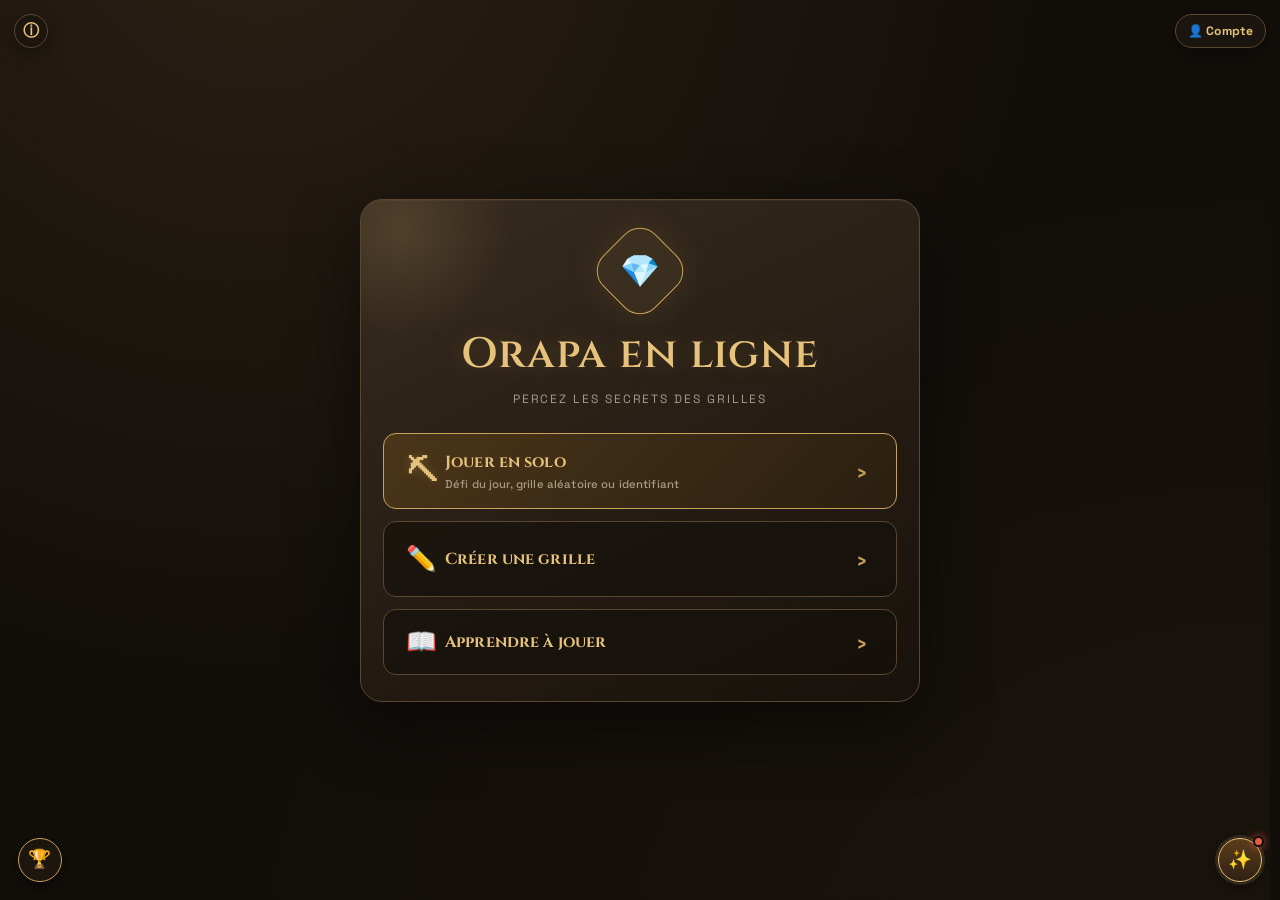
<file: index.html>
<!DOCTYPE html>
<html lang="fr">
<head>
<meta charset="UTF-8">
<meta name="viewport" content="width=device-width, initial-scale=1, viewport-fit=cover">
<meta name="apple-mobile-web-app-capable" content="yes">
<meta name="mobile-web-app-capable" content="yes">
<meta name="apple-mobile-web-app-status-bar-style" content="black-translucent">
<meta name="apple-mobile-web-app-title" content="Orapa Mine">
<meta name="theme-color" content="#120e0a">
<meta name="description" content="Jouez à Orapa Mine en solo, relevez le défi du jour ou créez une grille pour vos parties autour de la table.">
<title>Orapa Mine — Défis et création de grilles</title>
<link rel="icon" href="Ressources/favicon.ico" sizes="any">
<link rel="icon" type="image/png" sizes="32x32" href="Ressources/icon-32.png">
<link rel="icon" type="image/png" sizes="16x16" href="Ressources/icon-16.png">
<link rel="apple-touch-icon" sizes="180x180" href="Ressources/icon-180.png">
<link rel="manifest" href="manifest.json">
<link rel="preconnect" href="https://fonts.googleapis.com">
<link rel="preconnect" href="https://fonts.gstatic.com" crossorigin>
<link href="https://fonts.googleapis.com/css2?family=Cinzel:wght@500;600;700&family=Space+Grotesk:wght@400;500;600;700&display=swap" rel="stylesheet">
<style>
:root{
  --bg:#120e0a; --panel:#1c160f; --panel-2:#241c13;
  --stone:#2a2118; --stone-2:#382c1f; --vein:#5b4630; --vein-light:#7a5f3d;
  --gold:#c9a15a; --gold-bright:#e6c27a;
  --text:#efe6d6; --text-dim:#a99b84; --text-faint:#7c705d;
  --danger:#c1503f;
  --ruby:#d1293d; --sapphire:#2f6fd1; --topaz:#e0a72e; --diamond:#f5f1e8; --onyx:#100c08;
  --radius:10px;
}
*{box-sizing:border-box; -webkit-tap-highlight-color:transparent;}
html,body{margin:0;padding:0;background:var(--bg);color:var(--text);font-family:'Space Grotesk',-apple-system,BlinkMacSystemFont,sans-serif;overscroll-behavior:none;-webkit-user-select:none;user-select:none;min-height:100vh;touch-action:auto;}html{scrollbar-gutter:stable;}
body{background:radial-gradient(ellipse at 20% -10%,#2a2015 0%,transparent 55%),radial-gradient(ellipse at 100% 110%,#1a140d 0%,transparent 60%),var(--bg);padding-bottom:env(safe-area-inset-bottom);}
.lab-banner{display:none;position:fixed;top:max(6px,env(safe-area-inset-top));left:50%;z-index:500;transform:translateX(-50%);padding:5px 10px;border:1px solid #c99c3b;border-radius:999px;background:#2b2116;color:#f0cf85;font-size:.68rem;font-weight:800;white-space:nowrap;pointer-events:none;box-shadow:0 2px 10px #0008}
body.preproduction .lab-banner{display:block}
h1,h2,h3{font-family:'Cinzel',serif;font-weight:600;margin:0;letter-spacing:.02em;}
.app{max-width:720px;margin:0 auto;padding:14px 12px 40px;}
header{display:flex;flex-direction:column;gap:10px;align-items:center;padding:14px 10px 18px;text-align:center;border-bottom:1px solid var(--vein);margin-bottom:14px;}
header h1{font-size:1.5rem;color:var(--gold-bright);text-shadow:0 0 18px rgba(230,194,122,.25);display:flex;align-items:center;gap:.4em;justify-content:center;}
header .subtitle{color:var(--text-dim);font-size:.78rem;letter-spacing:.04em;text-transform:uppercase;}
.mode-pill{display:inline-flex;align-items:center;gap:6px;font-size:.72rem;letter-spacing:.06em;text-transform:uppercase;padding:5px 12px;border-radius:999px;border:1px solid var(--vein);background:var(--panel);color:var(--text-dim);}
.mode-pill.live{color:#ffd9a8;border-color:var(--gold);background:#2a1f10;}
.mode-pill .dot{width:7px;height:7px;border-radius:50%;background:var(--text-faint);}
.mode-pill.live .dot{background:var(--gold);box-shadow:0 0 8px var(--gold);}
.mode-pill.win{color:#c8f0b8;border-color:#5cb82f;background:#1c2a13;}
.mode-pill.win .dot{background:#5cb82f;box-shadow:0 0 8px #5cb82f;}
.mode-pill.lose{color:#f5b8ae;border-color:#c1503f;background:#2a1712;}
.mode-pill.lose .dot{background:#c1503f;box-shadow:0 0 8px #c1503f;}
.controls{display:flex;gap:10px;flex-wrap:wrap;justify-content:center;}
.victory-actions.has-myludo-result{display:grid!important;grid-template-columns:minmax(76px,.8fr) repeat(3,minmax(0,1fr));align-items:stretch;gap:7px!important}.victory-actions.has-myludo-result button{display:flex;align-items:center;justify-content:center;min-width:0;padding:8px 7px;font-size:.72rem;line-height:1.2}.account-myludo-button{grid-column:1/-1;display:flex!important;align-items:center;justify-content:center;gap:7px;line-height:1}.account-myludo-button span{display:flex;align-items:center;line-height:1}.account-myludo-button img{display:block;flex:0 0 auto;width:52px;height:22px;object-fit:contain;object-position:center}.account-logout-button{grid-column:1/-1}.myludo-options-header{display:flex;align-items:center;gap:12px;margin-bottom:10px}.myludo-options-header h2{display:flex;align-items:center;gap:8px;min-width:0;margin:0}.myludo-options-title-logo{display:block;width:68px;height:30px;object-fit:contain}.myludo-downloads{display:flex;align-items:center;justify-content:flex-end;gap:7px;margin-left:auto;padding-left:8px}.myludo-downloads-label{color:var(--text-dim);font-size:.68rem;white-space:nowrap}.myludo-browser-link{display:flex;align-items:center;justify-content:center;width:30px;height:30px;border-radius:7px;border:1px solid transparent}.myludo-browser-link:hover,.myludo-browser-link:focus-visible{border-color:var(--gold);background:rgba(230,194,122,.08)}.myludo-browser-link img{display:block;width:27px;height:27px;object-fit:contain}.myludo-options-header .close-x{float:none;flex:0 0 auto;margin-left:2px}.myludo-settings{display:grid;gap:12px}.myludo-settings-section{display:grid;gap:8px;padding:11px;border:1px solid var(--vein);border-radius:10px;background:rgba(21,16,11,.3)}.myludo-settings-section h3{margin:0;color:var(--gold-bright);font-size:.82rem}.myludo-setting-row{display:grid;grid-template-columns:minmax(120px,.8fr) minmax(0,1.2fr);align-items:center;gap:10px}.myludo-setting-row label{font-size:.72rem;color:var(--text-dim)}.myludo-setting-row select,.myludo-setting-row input{margin:0}.myludo-custom-field[hidden]{display:none!important}.myludo-options-footer{display:flex;align-items:center;justify-content:space-between;gap:12px}.myludo-options-credit{margin:0!important;max-width:330px;font-size:.62rem!important;line-height:1.35!important}.myludo-options-footer .controls{flex:0 0 auto;margin-left:auto}@media(max-width:520px){.victory-actions.has-myludo-result{grid-template-columns:minmax(58px,.7fr) repeat(3,minmax(0,1fr));gap:4px!important}.victory-actions.has-myludo-result button{padding:7px 3px;font-size:.62rem}.myludo-setting-row{grid-template-columns:1fr;gap:5px}.myludo-options-header{align-items:flex-start;flex-wrap:wrap;gap:7px}.myludo-options-header h2{flex:1}.myludo-downloads{order:3;width:100%;justify-content:flex-start;margin:0;padding:0}.myludo-options-header .close-x{margin-left:auto}.myludo-options-footer{align-items:flex-start;flex-direction:column}.myludo-options-footer .controls{width:100%;margin:0;justify-content:flex-end}.myludo-options-credit{max-width:none}}
.account-myludo-button,.account-logout-button{grid-column:auto}.account-myludo-button{gap:6px;line-height:1.2;padding-top:7px!important;padding-bottom:7px!important}.account-myludo-button span{line-height:1.2}.account-myludo-button img{width:auto;height:16px;margin:0}.myludo-options-credit a{color:var(--gold-bright);font-weight:700;text-decoration:underline;text-decoration-color:var(--gold);text-underline-offset:2px}
button{font-family:'Space Grotesk',sans-serif;font-weight:600;font-size:.85rem;border:1px solid var(--vein);background:var(--panel);color:var(--text);padding:10px 16px;border-radius:8px;cursor:pointer;transition:transform .08s ease,background .15s ease,border-color .15s ease;letter-spacing:.01em;}
button:active{transform:scale(.96);}
button.primary{background:linear-gradient(180deg,#3a2c17,#2a1f10);border-color:var(--gold);color:var(--gold-bright);}
button.danger{border-color:#6b3a30;color:#e59c8c;}
button.ghost{background:transparent;}
button.ghost.active{background:linear-gradient(180deg,#3a2c17,#2a1f10);border-color:var(--gold);color:var(--gold-bright);}
#btnHint.ghost.active{animation:hintPulse 1.4s infinite;}
#btnDraft.ghost.active{border-color:var(--gold);color:var(--gold-bright);background:rgba(230,194,122,.1);}#btnHint,#streetHint{inline-size:190px;max-inline-size:100%}#btnDraft{inline-size:205px;max-inline-size:100%}#streetDraft,#streetShowWave{inline-size:190px;max-inline-size:100%}
@keyframes hintPulse{0%,100%{box-shadow:0 0 0 0 rgba(230,194,122,.5)}50%{box-shadow:0 0 0 6px rgba(230,194,122,0)}}
button:disabled{opacity:.35;cursor:not-allowed;}
.setup-options{display:flex;gap:16px;justify-content:center;flex-wrap:wrap;margin:12px 0 4px;font-size:.8rem;color:var(--text-dim);}
.setup-options label{display:flex;align-items:center;gap:6px;cursor:pointer;}
.setup-options input[type=checkbox]{width:16px;height:16px;accent-color:var(--gold);}
#startBlockMsg{display:none;min-height:1.35em;margin:0;color:#f5b8ae;font-size:.78rem;line-height:1.35;text-align:center;}
.section-title{display:flex;align-items:center;gap:8px;margin:22px 0 10px;color:var(--gold);font-size:.72rem;text-transform:uppercase;letter-spacing:.12em;}
.section-title::after{content:'';flex:1;height:1px;background:linear-gradient(90deg,var(--vein),transparent);}
.palette{display:flex;gap:calc(5px + 9px * var(--palette-scale,1));flex-wrap:wrap;align-items:center;padding:calc(5px + 7px * var(--palette-scale,1));border-radius:var(--radius);background:var(--panel);border:1px solid var(--vein);min-height:calc(34px + 42px * var(--palette-scale,1));position:relative;overflow-anchor:none;}
.palette.empty::before{content:attr(data-empty-label);color:var(--text-faint);font-size:.8rem;font-style:italic;padding:8px;}
.palette-tile{touch-action:none;cursor:grab;flex:0 0 auto;filter:drop-shadow(0 2px 3px rgba(0,0,0,.5));}
.palette-piece-onyx{overflow:visible;filter:drop-shadow(0 0 3px rgba(230,194,122,.72)) drop-shadow(0 2px 3px rgba(0,0,0,.68));}
#btnPropose.has-attempt-counter,#streetEnd.has-attempt-counter{display:inline-flex;align-items:center;justify-content:center;gap:10px;padding-right:8px;}
.attempt-counter{display:inline-flex;align-items:center;justify-content:center;box-sizing:border-box;width:62px;min-height:24px;padding:3px 7px;border:1px solid rgba(230,194,122,.55);border-radius:999px;background:rgba(230,194,122,.1);color:var(--gold-bright);font-size:.67rem;font-weight:700;line-height:1;white-space:nowrap;}
.attempt-counter.last{border-color:rgba(229,156,140,.72);background:rgba(193,80,63,.12);color:#ffd1c7;}
.board-scroll{overflow-x:auto;-webkit-overflow-scrolling:touch;padding-bottom:6px;touch-action:pan-x pan-y;}
@media(min-width:600px){.board-scroll{text-align:center;}}
.board-frame{
  display:inline-grid;
  touch-action:pan-x pan-y;
  grid-template-columns: var(--cs) 1fr var(--cs);
  grid-template-rows: var(--cs) 1fr var(--cs);
  border:2px solid var(--vein-light); border-radius:8px;
  background:linear-gradient(180deg,var(--stone-2),var(--stone)); padding:4px;
  box-shadow:0 10px 30px rgba(0,0,0,.5), inset 0 0 0 1px rgba(0,0,0,.3);
  margin:0 auto;
}
.label-row{display:flex;}
.label-row.top,.label-row.bottom{grid-column:2;}
.label-row.left,.label-row.right{grid-row:2;flex-direction:column;}
.label-row.top{grid-row:1;}
.label-row.bottom{grid-row:3;}
.label-row.left{grid-column:1;}
.label-row.right{grid-column:3;}
.label{display:flex;align-items:center;justify-content:center;gap:2px;font-family:'Cinzel',serif;font-weight:600;font-size:.65rem;color:var(--gold);width:calc(var(--cs) - 4px);height:calc(var(--cs) - 4px);margin:2px;flex:0 0 calc(var(--cs) - 4px);border-radius:6px;transition:background .25s,color .25s,box-shadow .25s;}
.label.clickable{cursor:pointer;}
.label.clickable:active{background:rgba(230,194,122,.25);}
.label.used{position:relative;font-weight:700;box-shadow:0 0 0 1px rgba(0,0,0,.35), inset 0 0 0 1px rgba(255,255,255,.15);}
.label.space-exit-marker{outline:2px dashed var(--vein-light);outline-offset:-4px;}
.label .label-value,.label .bounce-arrow{position:relative;z-index:1}.label .bounce-arrow{font-size:.6rem;line-height:1;}
.label.used.beam-transparent{background:transparent;color:#cfd8dc;border:3px solid #cfd8dc;box-shadow:0 0 8px rgba(207,216,220,.32),inset 0 0 0 1px rgba(12,10,8,.5)}
.label.used.beam-black{background:#000;color:#fff;border:0;box-shadow:inset 0 0 0 1px rgba(255,255,255,.16)}
.label.used.beam-absorbed{background:transparent;color:#fff;box-shadow:none}
.label.used.beam-absorbed::before{content:'';position:absolute;left:15%;top:15%;width:70%;height:70%;border-radius:50%;background:#050505;box-shadow:0 0 5px rgba(0,0,0,.75)}
.label.used.beam-absorbed .label-value{position:absolute;inset:0;display:flex;align-items:center;justify-content:center}
.board{grid-row:2;grid-column:2;position:relative;background:#747d8c;border-radius:3px;box-shadow:inset 0 0 20px rgba(0,0,0,.35);touch-action:pan-x pan-y;}
.board-bg-grid{position:absolute;inset:0;}
.cellhit{position:absolute;}
.cellhit.draft-empty{background:var(--bg);box-shadow:inset 0 0 0 1px rgba(230,194,122,.12);}
.board.cell-tool-active .cellhit{cursor:crosshair;}
.board.cell-tool-active .piece-poly.interactive{pointer-events:none;}
.cellhit.queried{animation:flashCell .8s ease;}
@keyframes flashCell{0%{background:rgba(255,255,255,.55)}100%{background:transparent}}
.overlaysvg{position:absolute;inset:0;pointer-events:none;}
#pieceSvg{overflow:visible;touch-action:none;pointer-events:none;}
.board.earth-sky-board::after{content:"";position:absolute;z-index:6;left:0;right:0;top:50%;box-sizing:border-box;border-top:2px dashed rgba(91,70,48,.95);pointer-events:none;transform:translateY(-1px);}
.earth-sky-reserve-title{display:none;margin-top:12px;}
.earth-sky-reserve-title.visible{display:flex;}
.palette.earth-sky-reserve{display:none;}
.palette.earth-sky-reserve.visible{display:flex;}
.palette.earth-sky-neutral{gap:18px;align-items:flex-start;}
.earth-sky-reserve-group{display:flex;flex:1 1 280px;flex-wrap:wrap;align-items:center;justify-content:center;gap:8px;min-width:0;}
.palette.earth-sky-solo-reserve{display:flex;flex-direction:column;align-items:stretch;gap:10px;}
.earth-sky-solo-reserve .earth-sky-solo-row{flex:0 0 auto;width:100%;min-height:1px;}
.earth-sky-reserve-label{flex-basis:100%;text-align:center;color:var(--gold);font-family:Georgia,serif;font-size:.82rem;font-weight:700;letter-spacing:.04em;}
.earth-sky-preview .choice-zone-title{display:flex;align-items:center;gap:.35rem;}
.piece-poly{filter:drop-shadow(0 2px 3px rgba(0,0,0,.45));touch-action:none;}
.piece-poly.interactive{pointer-events:auto;}
.piece-poly.dragging{opacity:.35;}
.flip-pulse{animation:flipFlash .35s ease;}
@keyframes flipFlash{0%{filter:brightness(2.4)}100%{filter:brightness(1)}}
.piece-invalid{animation:pieceInvalidPulse 1.4s ease-in-out infinite;}
@keyframes pieceInvalidPulse{0%,100%{opacity:.75}50%{opacity:1}}
.history-panel{background:var(--panel);border:1px solid var(--vein);border-radius:var(--radius);max-height:280px;overflow-y:auto;padding:6px;}
.history-disclosure{margin-top:22px}.history-toggle{width:100%;padding:0;border:0;background:none;display:flex;align-items:center;gap:8px;color:var(--gold);border-radius:0;transition:none;animation:none}.history-toggle:hover{background:none}.history-toggle:active{transform:none}.history-toggle .section-title{margin:0;flex:1}.history-move-count{font-size:.68rem;color:var(--text-dim);white-space:nowrap;font-weight:600;letter-spacing:0}.history-toggle-indicator{width:24px;flex:0 0 24px;font-size:1.1rem;line-height:1;color:var(--gold-bright);text-align:center}.history-disclosure .history-panel{transition:none;animation:none}.history-disclosure.collapsed .history-panel{display:none}
.history-empty{color:var(--text-faint);font-size:.82rem;font-style:italic;padding:14px;text-align:center;}
.history-item{display:flex;align-items:center;gap:10px;padding:9px 10px;border-radius:6px;font-size:.85rem;border-bottom:1px solid rgba(91,70,48,.3);}
.history-item:last-child{border-bottom:none;}
.history-swatch{width:14px;height:14px;border-radius:50%;flex:0 0 14px;box-shadow:0 0 6px rgba(0,0,0,.4),inset 0 0 0 1px rgba(255,255,255,.2);}
.history-swatch-svg{display:block;overflow:visible;background:none;}
.history-swatch.beam-transparent{background:transparent;border:3px solid #cfd8dc;box-shadow:0 0 5px rgba(207,216,220,.28)}
.history-swatch.beam-absorbed{background:#050505;box-shadow:0 0 5px rgba(0,0,0,.7)}
.history-text b{color:var(--gold-bright);}
.history-time{margin-left:auto;font-size:.68rem;color:var(--text-faint);white-space:nowrap;}
.toolbar-row{display:flex;justify-content:space-between;align-items:center;gap:10px;margin-bottom:8px;flex-wrap:wrap;}
.toolbar-row .section-title{margin:0;flex:1;}
.modal-backdrop{position:fixed;inset:0;background:rgba(0,0,0,.6);display:none;align-items:flex-end;justify-content:center;z-index:200;backdrop-filter:blur(2px);}
.modal-backdrop.open{display:flex;}
#gameDialogModal{z-index:420}
.firefox-performance .piece-poly{filter:none}
.firefox-performance .modal-backdrop{backdrop-filter:none;-webkit-backdrop-filter:none}
.firefox-performance .modal{animation:none}
.firefox-performance .tutorial-coach{box-shadow:0 8px 20px rgba(0,0,0,.45)}
.modal{background:var(--panel-2);border:1px solid var(--vein);border-radius:16px 16px 0 0;width:100%;max-width:560px;max-height:86vh;overflow-y:auto;padding:20px;animation:slideUp .25s ease;}
@media (min-width:600px){.modal-backdrop{align-items:center;}.modal{border-radius:16px;}}
@keyframes slideUp{from{transform:translateY(30px);opacity:0}to{transform:translateY(0);opacity:1}}
.modal h2{color:var(--gold-bright);font-size:1.05rem;margin-bottom:10px;}
.modal p,.modal li{color:var(--text-dim);font-size:.83rem;line-height:1.55;}
.modal .close-x{float:right;background:none;border:none;color:var(--text-dim);font-size:1.3rem;padding:0 4px;}
.street-open{overflow:hidden}.street-prototype[hidden]{display:none!important}.street-prototype{position:fixed;inset:0;z-index:610;overflow:auto;background:radial-gradient(ellipse at 20% -10%,#2a2015 0%,transparent 55%),#120e0a;color:var(--text);padding:max(14px,env(safe-area-inset-top)) max(12px,env(safe-area-inset-right)) max(20px,env(safe-area-inset-bottom)) max(12px,env(safe-area-inset-left))}.street-shell{width:min(920px,100%);margin:0 auto}.street-header{display:flex;align-items:center;gap:12px;padding:7px 0 13px;border-bottom:1px solid var(--vein)}.street-header-copy{min-width:0;flex:1}.street-header h2{color:var(--gold-bright);font-size:1.18rem}.street-header p{margin:3px 0 0;color:var(--text-dim);font-size:.74rem}.street-layout{display:grid;grid-template-columns:minmax(0,1fr);gap:16px;margin-top:16px}.street-layout>aside{display:contents}.street-pieces-panel{grid-row:1}.street-board-panel{min-width:0;grid-row:2}.street-tests-panel{grid-row:3}.street-panel{padding:13px;border:1px solid var(--vein);border-radius:12px;background:rgba(36,28,19,.82)}.street-panel h3{margin:0 0 10px;color:var(--gold);font-size:.8rem}.street-palette{display:grid;grid-template-columns:repeat(7,minmax(78px,1fr));gap:7px}.street-piece-card{display:grid;grid-template-columns:1fr;grid-template-rows:58px auto auto;align-items:center;justify-items:center;gap:3px;min-width:0;padding:7px 5px;border:1px solid var(--vein);border-radius:8px;background:var(--panel);text-align:center;font-size:.6rem;font-weight:600;cursor:grab;touch-action:none}.street-piece-card svg{display:block;width:100%;height:58px;overflow:visible;filter:drop-shadow(0 2px 2px #0008)}.street-piece-card svg polygon{stroke:#15100b;stroke-width:1.4}.street-piece-card svg line{stroke-width:7;stroke-linecap:round}.street-piece-card small{color:var(--text-faint);font-size:.54rem}.street-piece-card.selected{border-color:var(--gold);background:#342614}.street-piece-card.placed{opacity:.62}.street-piece-card.placed small{color:#a9d994}.street-piece-card.gesture-active{border-color:var(--gold-bright)}.street-piece-card.dragging,.street-piece.dragging{opacity:.35}.street-gesture-help{margin:10px 0 0;color:var(--text-dim);font-size:.64rem;line-height:1.45;text-align:center}.street-gesture-help b{color:var(--text)}.street-tools{display:flex;justify-content:center;gap:6px;margin-top:8px}.street-tools button{min-width:0;padding:8px 12px;font-size:.65rem}.street-tool-tabs{display:grid;grid-template-columns:1fr 1fr;gap:6px;margin:12px auto 0;max-width:420px}.street-tool-tabs button{padding:8px;font-size:.66rem}.street-tool-tabs button.active{border-color:var(--gold);color:var(--gold-bright);background:#342614}.street-message{margin:12px 0 0;color:var(--text-dim);font-size:.68rem;line-height:1.4;text-align:center}.street-message.error{color:#f0a79c}.street-board-wrap{overflow:auto;display:grid;place-items:center;min-height:520px;padding:8px;border:1px solid #59462f;border-radius:10px;background:#1a140e}.street-board{display:block;width:min(100%,800px);min-width:610px;max-height:72vh;touch-action:none;overflow:visible}.street-cell{fill:#747d8c;stroke:#4d5663;stroke-width:1}.street-cell:hover{fill:#818b9b}.street-label{fill:var(--gold-bright);font:700 12px 'Cinzel',serif;pointer-events:none}.street-ray-button{fill:#2b2116;stroke:#d0aa61;stroke-width:1.2;cursor:pointer}.street-ray-button:hover{fill:#d0aa61}.street-piece{cursor:grab;filter:drop-shadow(0 3px 4px #0008);touch-action:none}.street-piece polygon{stroke:#15100b;stroke-width:1.4}.street-piece.selected polygon{stroke:#f3d38d;stroke-width:3}.street-piece.invalid polygon{stroke:#ef6654;stroke-width:4}.street-wall{stroke-width:7;stroke-linecap:round;paint-order:stroke;filter:drop-shadow(0 1px 1px #000)}.street-trace{fill:none;stroke-width:4;stroke-linecap:round;stroke-linejoin:round;pointer-events:none;filter:drop-shadow(0 0 2px #000)}.street-bounce-number,.street-coordinate-mark{fill:#fff;font:800 11px system-ui,sans-serif;paint-order:stroke;stroke:#17110c;stroke-width:3;pointer-events:none}.street-coordinate-mark{fill:#f06d59;font-size:13px}.street-history{margin:8px 0 0;padding:0;list-style:none;max-height:175px;overflow:auto}.street-history li{padding:7px 4px;border-bottom:1px solid #5b463055;color:var(--text-dim);font-size:.68rem}.street-history li b{color:var(--gold-bright)}.street-history li.empty{font-style:italic;color:var(--text-faint)}.street-bottom-actions{display:flex;justify-content:flex-end;gap:7px;margin-top:10px}.street-bottom-actions button{padding:7px 10px;font-size:.65rem}@media(max-width:760px){.street-header{align-items:flex-start}.street-header .controls{gap:5px}.street-header button{padding:8px 10px;font-size:.7rem}.street-palette{grid-template-columns:repeat(4,minmax(100px,1fr))}.street-board-wrap{display:block;min-height:0}.street-board{width:720px;max-height:none}}@media(max-width:560px){.street-palette{grid-template-columns:repeat(2,minmax(0,1fr))}}@media(max-width:430px){.street-header p{display:none}}
.street-piece-card svg polygon{stroke:rgba(0,0,0,.4);stroke-width:1.05}.street-piece-card svg line{stroke-width:6;stroke-linecap:butt}.street-piece polygon{stroke:rgba(0,0,0,.4);stroke-width:1.15;vector-effect:non-scaling-stroke}.street-piece.selected polygon{stroke:rgba(0,0,0,.4);stroke-width:1.15}.street-piece.invalid polygon{stroke:#ff8a5c;stroke-width:2}.street-piece.street-result-guess polygon{fill:none!important;stroke:var(--street-piece-color)!important;stroke-width:2.2!important;filter:drop-shadow(0 0 1.2px #120e0a)}.street-wall{stroke-width:6;stroke-linecap:butt;filter:none;vector-effect:non-scaling-stroke}.street-piece.street-result-guess polygon.street-wall{fill:var(--street-piece-color)!important;stroke:none!important;filter:drop-shadow(0 0 1.2px #120e0a)}.street-drag-ghost{position:fixed;left:0;top:0;z-index:999;overflow:visible;pointer-events:none;transform-origin:0 0;filter:drop-shadow(0 3px 4px rgba(0,0,0,.55));will-change:transform}.street-drag-ghost polygon{stroke:rgba(0,0,0,.4);stroke-width:1.15;vector-effect:non-scaling-stroke}.street-drag-ghost line{stroke-width:6;stroke-linecap:butt;vector-effect:non-scaling-stroke}.street-ray-button.used{fill:var(--street-result);stroke:rgba(255,255,255,.58)}.street-trace-halo,.street-trace{fill:none;stroke-linejoin:round;stroke-linecap:round;pointer-events:none;vector-effect:non-scaling-stroke}.street-trace-halo{stroke-width:5;opacity:.28}.street-trace{stroke-width:2.2;opacity:1}.street-history-item{display:flex;align-items:center;gap:9px}.street-history-swatch{display:inline-block;width:13px;height:13px;flex:0 0 13px;border-radius:50%;background:var(--street-result);box-shadow:inset 0 0 0 1px rgba(0,0,0,.42)}.street-history-swatch.transparent{background:transparent;border:2px solid var(--street-result)}.street-history-arrow{display:inline-flex;width:1.05em;height:1.05em;align-items:center;justify-content:center;vertical-align:-.14em}.street-history-arrow svg{display:block;width:100%;height:100%;overflow:visible}.street-history-arrow path{fill:none;stroke:currentColor;stroke-width:1.8;stroke-linecap:round;stroke-linejoin:round}.street-history-time{margin-left:auto;color:var(--text-faint);font-size:.58rem;white-space:nowrap}
.street-header{align-items:center}.street-header-copy h2{font-family:'Cinzel',serif}.street-mode-pill{display:inline-flex;align-items:center;margin-top:7px;padding:4px 9px;border:1px solid var(--vein);border-radius:999px;color:var(--gold-bright);background:rgba(230,194,122,.055);font-size:.61rem;font-weight:700;text-transform:uppercase;letter-spacing:.05em}.street-section-title{display:flex!important;align-items:center;gap:9px;margin:0 0 10px!important;color:var(--gold)!important;font-family:'Cinzel',serif;font-size:.75rem!important;text-transform:uppercase;letter-spacing:.08em}.street-section-title::after{content:"";height:1px;flex:1;background:var(--vein)}.street-palette{display:flex;align-items:center;justify-content:center;flex-wrap:wrap;min-height:84px;padding:8px 10px;border:1px solid var(--vein);border-radius:10px;background:var(--panel)}.street-piece-card{display:block;width:104px;height:70px;padding:4px 7px;border:0;border-radius:7px;background:transparent}.street-piece-card:hover,.street-piece-card.selected{border:0;background:rgba(230,194,122,.07)}.street-piece-card svg{width:100%;height:62px}.street-palette-empty{width:100%;margin:0;color:var(--text-faint);font-size:.68rem;font-style:italic;text-align:center}.street-piece-card svg polygon,.street-piece polygon,.street-piece.selected polygon,.street-drag-ghost polygon{stroke:none}.street-piece.invalid>polygon{stroke:#ff8a5c;stroke-width:2;vector-effect:non-scaling-stroke}.street-wall{filter:none}.street-board.coordinate-mode .street-piece{pointer-events:none}.street-coordinate-empty,.street-coordinate-color{pointer-events:none}.street-coordinate-empty line{stroke:rgba(20,16,12,.55);stroke-width:1.7;stroke-linecap:butt}.street-coordinate-color{stroke:rgba(0,0,0,.45);stroke-width:1.1}.street-board-panel>.street-section-title{margin:0 0 8px!important}@media(max-width:760px){.street-palette{display:flex;grid-template-columns:none}.street-piece-card{width:92px}}
.street-prototype{padding:0}.street-shell{max-width:720px;width:100%;margin:0 auto;padding:14px 12px 40px}.street-header{display:flex;flex-direction:column;gap:10px;align-items:center;padding:14px 10px 18px;text-align:center;border-bottom:1px solid var(--vein);margin-bottom:14px}.street-header h1{font-size:1.5rem;color:var(--gold-bright);text-shadow:0 0 18px rgba(230,194,122,.25)}.street-header .subtitle{color:var(--text-dim);font-size:.78rem;letter-spacing:.04em;text-transform:uppercase}.street-header .mode-pill{margin:0}.street-tool-tabs{display:flex;gap:10px;max-width:none;margin:0}.street-tool-tabs button{padding:10px 16px;font-size:.85rem}.street-setup-hint{text-align:center;color:var(--text-faint);font-size:.78rem;margin:6px 0 0}.street-palette{justify-content:flex-start;min-height:76px;padding:12px}.street-tools{margin-top:10px}.street-message{min-height:1.35em;margin:7px 0 0;font-size:.78rem}.street-board-scroll{text-align:center}.street-board-wrap{display:inline-grid;place-items:center;min-height:0;padding:4px;border:2px solid var(--vein-light);border-radius:8px;background:linear-gradient(180deg,var(--stone-2),var(--stone));box-shadow:0 10px 30px rgba(0,0,0,.5),inset 0 0 0 1px rgba(0,0,0,.3);overflow:auto;max-width:100%}.street-board{width:610px;min-width:610px;max-height:none}.street-history{max-height:none;margin:0}.street-history li{font-size:.85rem;padding:9px 10px}.street-bottom-actions{padding:6px 4px 2px}.street-history-disclosure .history-panel{padding:6px}@media(max-width:640px){.street-shell{padding-left:10px;padding-right:10px}.street-header{padding-left:4px;padding-right:4px}.street-board-scroll{text-align:left}.street-board{width:610px}.street-piece-card{width:82px}.street-setup-hint{font-size:.72rem}}
.street-prototype{z-index:60}body.street-open>.app{visibility:hidden}.street-creation-controls{min-height:42px}#streetStartBlockMsg{min-height:1.35em;margin:0;color:#f5b8ae;font-size:.78rem;line-height:1.35;text-align:center}.street-tool-tabs[hidden],#streetEnd[hidden],#streetRandom[hidden],#streetStart[hidden],#streetShare[hidden],#streetCellTools[hidden],#streetResultTools[hidden],#streetSurveyTools[hidden]{display:none!important}.street-ray-button.disabled{cursor:default;opacity:.58}.street-board.started .street-piece{cursor:default}.street-palette-title-row{gap:7px}.street-palette-title-row::after{min-width:10px}.street-piece-set-toggle{flex:0 0 auto;padding:3px 7px;border:1px solid var(--vein);border-radius:999px;background:transparent;color:var(--text-faint);font:700 .56rem 'Cinzel',serif;letter-spacing:.03em;cursor:pointer}.street-piece-set-toggle:hover,.street-piece-set-toggle[aria-pressed="true"]{border-color:var(--gold);color:var(--gold-bright);background:rgba(230,194,122,.08)}.street-cell.street-forbidden-cell{fill:#3a2e20;stroke:#8d704b;stroke-width:1.25;stroke-dasharray:3 2}.street-cell.street-forbidden-cell:hover{fill:#463824}.street-survey-tools{display:flex;align-items:center;flex-wrap:wrap;gap:6px;margin:7px 0 10px;padding:8px;border:1px dashed var(--gold);border-radius:8px;background:rgba(230,194,122,.06)}.street-survey-tools input{width:150px;min-height:29px;margin:0;padding:5px 8px;font-size:.68rem}.street-survey-tools .survey-status{margin-right:auto;color:var(--text-dim);font-size:.64rem}.street-survey-tools button{padding:6px 8px;font-size:.62rem}.street-survey-triangle-id{fill:#fff3d0;font:700 6px system-ui,sans-serif;paint-order:stroke;stroke:#17110b;stroke-width:1.5;pointer-events:none}.street-survey-vertex{fill:#ffdb83;stroke:#1c140c;stroke-width:1;cursor:pointer}.street-survey-vertex.selected{fill:#ff765d;stroke:#fff0c4;stroke-width:1.5}.street-survey-vertex-label{fill:#ffd777;font:700 4.8px system-ui,sans-serif;paint-order:stroke;stroke:#17110b;stroke-width:1.2;pointer-events:none}.street-cell.street-survey-selected{fill:#71603a;stroke:#ffe29a;stroke-width:1.6}.street-survey-wall{stroke:#ff9d4f;stroke-width:4;stroke-linecap:round;pointer-events:none;filter:drop-shadow(0 0 1px #120e0a)}
.street-board-scroll{overflow-x:hidden}.street-board-wrap{width:100%;overflow:hidden}.street-board{display:block;width:100%;min-width:0;height:auto}.street-piece-card,.street-piece{touch-action:none!important}
.street-wave-setting{display:flex;align-items:center;justify-content:center;gap:8px;color:var(--text-dim);font-size:.72rem}.street-wave-setting[hidden]{display:none!important}.street-wave-setting select{width:auto;min-width:175px;margin:0;padding:7px 30px 7px 9px;font-size:.72rem}.street-label-base{fill:#2b2116;stroke:none}.street-label-result{fill:var(--street-result);pointer-events:none}.street-label-result.transparent{fill:#2b2116;stroke:var(--street-result);stroke-width:2}.street-label-hit{fill:transparent;stroke:rgba(230,194,122,.38);stroke-width:.8;cursor:pointer}.street-label-hit:hover,.street-label-hit.active{stroke:var(--gold-bright);stroke-width:1.3}.street-label-hit.disabled{cursor:default;opacity:.5}.street-label.clickable{fill:var(--gold-bright);paint-order:stroke;stroke:rgba(0,0,0,.72);stroke-width:2}.street-label.clickable.active{fill:#fff0bc}.street-direction-choice-svg{cursor:pointer}.street-direction-choice-svg rect{fill:#2b2116;stroke:var(--gold);stroke-width:1}.street-direction-choice-svg text{fill:var(--gold-bright);font:700 9px system-ui,sans-serif;pointer-events:none}.street-direction-choice-svg.used rect{fill:var(--street-result);stroke:rgba(255,255,255,.75)}.street-direction-choice-svg.used text{fill:#fff;paint-order:stroke;stroke:rgba(0,0,0,.65);stroke-width:2}.street-direction-choice-svg.used.transparent rect{fill:#2b2116;stroke:var(--street-result);stroke-width:2}.street-direction-choice-svg.pulse,.street-ray-button.pulse{transform-box:fill-box;transform-origin:center;animation:labelCellPulse 1s ease}@media(max-width:640px){.street-shell{padding-left:5px;padding-right:5px}.street-board-wrap{padding:1px}.street-wave-setting{width:100%;flex-wrap:wrap}.street-wave-setting select{min-width:190px}.street-label{font-size:13px}}
.street-label-hit.pulse{transform-box:fill-box;transform-origin:center;animation:labelCellPulse 1s ease}
.mix-board{background:#241a14;border:1px solid var(--vein);border-radius:10px;padding:12px;margin-top:10px;}
.mix-quad{display:grid;grid-template-columns:1fr 1fr;gap:10px;}
.mix-block{padding:6px;}
.mix-row{display:flex;align-items:center;gap:6px;font-size:.72rem;color:var(--text-dim);padding:5px 0;flex-wrap:wrap;}
.mix-sep{border:none;border-top:1px solid var(--vein);margin:8px 0;}
.mix-swatch{width:20px;height:20px;border-radius:5px;flex:0 0 20px;box-shadow:inset 0 0 0 1px rgba(255,255,255,.25);}
.mix-icon{width:22px;height:22px;flex:0 0 22px;}.mix-combo-dot{display:inline-block;width:17px;height:17px;flex:0 0 17px;border-radius:50%;box-shadow:inset 0 0 0 1px rgba(255,255,255,.18)}
.mix-name{color:var(--text);font-weight:600;}
.mix-section-title{display:flex;align-items:center;gap:7px;color:var(--gold);font-size:.7rem;text-transform:uppercase;letter-spacing:.1em;margin-bottom:8px}.mix-section-title .mix-icon{flex:0 0 22px}.mix-option-text{margin:3px 0 10px;color:var(--text-dim);font-size:.76rem;line-height:1.5}.mix-reminder{margin:2px 0 10px;color:var(--text-dim);font-size:.76rem;line-height:1.5}.mix-warning{display:flex;align-items:flex-start;gap:7px;color:var(--gold-bright)}.mix-warning span:first-child{flex:0 0 auto}.mix-onyx-example{display:block;width:min(100%,180px);height:auto;margin:10px auto 2px;border:1px solid var(--vein);border-radius:8px}.mix-space-examples{display:grid;grid-template-columns:repeat(2,minmax(0,1fr));gap:10px;margin-top:10px}.mix-space-examples figure{min-width:0;margin:0}.mix-space-examples figcaption{margin:0 0 5px;color:var(--gold-bright);font-size:.7rem;font-weight:800}.mix-space-examples img{display:block;width:100%;height:auto;border:1px solid var(--vein);border-radius:8px}@media(max-width:430px){.mix-space-examples{grid-template-columns:1fr}}
.daily-special-rules{margin:12px 0 4px;padding:11px 12px;border:1px solid var(--vein);border-radius:10px;background:rgba(230,194,122,.045)}.daily-special-rules h3{margin:0 0 7px;color:var(--gold-bright);font-family:'Cinzel',serif;font-size:.84rem}.daily-special-rules ul{margin:5px 0 8px;padding-left:20px}.daily-special-rules p{margin:7px 0 0}
.solo-choice-daily{display:inline-flex;flex-direction:column;align-items:center;justify-content:center;line-height:1.15}.solo-choice-daily small{display:none;margin-top:3px;font-size:.64rem;font-weight:500;color:var(--text-dim)}.solo-choice-daily.review-available small,.solo-choice-daily.already-played small,.solo-choice-daily.in-progress small,.solo-choice-daily.prerequisite-locked small,.solo-choice-daily.prerequisite-checking small{display:block}.solo-choice-daily.in-progress small{color:var(--gold-bright)}.solo-choice-daily.prerequisite-locked{opacity:.72}.solo-choice-daily.prerequisite-locked small{color:#d9b86e}
#soloChoiceModal .modal{max-width:720px}#soloChoiceModal .modal.fill-viewport{height:100vh;height:100dvh;max-height:100vh;max-height:100dvh;padding-top:max(20px,env(safe-area-inset-top));padding-bottom:max(20px,env(safe-area-inset-bottom));border-radius:0}.solo-choice-heading{display:flex;align-items:center;gap:9px;margin-bottom:4px}.solo-choice-heading .pickaxe{font-family:'Arial Unicode MS','Segoe UI Symbol',sans-serif;font-size:1.45rem;line-height:1;color:var(--gold-bright)}.solo-choice-heading h2{margin:0}.solo-choice-heading .close-x{float:none;flex:0 0 auto;margin-left:auto}.solo-choice-intro{margin:4px 0 14px!important}.solo-choice-grid{display:grid;grid-template-columns:repeat(2,minmax(0,1fr));gap:9px}.solo-choice-grid.mine{grid-template-columns:repeat(3,minmax(0,1fr))}@media(min-width:621px){.solo-choice-grid.classics{grid-template-columns:repeat(3,minmax(0,1fr))}}.solo-choice-card{display:grid!important;grid-template-columns:34px minmax(0,1fr);align-items:center;gap:9px;min-height:76px;margin:0!important;padding:10px 12px!important;text-align:left!important;border-radius:11px!important}.solo-choice-card .choice-icon{font-size:1.35rem;text-align:center}.solo-choice-card .choice-copy{display:block;min-width:0}.solo-choice-card strong{display:block;color:var(--text);font-size:.8rem}.solo-choice-card em{display:block;margin-top:4px;color:var(--text-dim);font-size:.64rem;font-style:normal;font-weight:500;line-height:1.3}.solo-choice-card small{margin-top:4px!important;text-align:left}.solo-choice-daily{align-items:stretch;justify-content:center;line-height:normal}.solo-choice-space{width:100%}.solo-choice-by-id{width:100%;margin-top:0!important}.solo-choice-footer{display:flex;align-items:center;justify-content:space-between;gap:12px;margin-top:12px}.solo-choice-footer #dailyStatusLine{flex:1;margin:0!important;text-align:left!important}.daily-status-item{display:block}.daily-status-item+.daily-status-item{margin-top:3px}.solo-choice-footer .controls{flex:0 0 auto;margin:0!important}@media(max-width:620px){.solo-choice-grid.mine{grid-template-columns:repeat(2,minmax(0,1fr))}.solo-choice-grid.mine .solo-choice-daily{grid-column:1/-1}.solo-choice-card{min-height:68px}}@media(max-width:460px){.solo-choice-grid,.solo-choice-grid.mine{grid-template-columns:1fr}.solo-choice-grid.mine .solo-choice-daily{grid-column:auto}.solo-choice-footer{align-items:flex-end}.solo-choice-footer #dailyStatusLine{font-size:.66rem!important}}
.help-fab{position:fixed;bottom:18px;right:18px;width:44px;height:44px;border-radius:50%;background:var(--panel);border:1px solid var(--gold);color:var(--gold-bright);font-family:'Cinzel',serif;font-weight:700;z-index:80;box-shadow:0 4px 14px rgba(0,0,0,.5);display:flex;align-items:center;justify-content:center;font-size:1.15rem;line-height:1;padding:0;}
.rankings-fab{left:18px;right:auto;}
.updates-fab{display:none;position:fixed;right:18px;bottom:18px;width:44px;height:44px;padding:0;border-radius:50%;z-index:80;align-items:center;justify-content:center;font-size:1.2rem;line-height:1}.updates-fab.has-unread{border-color:#e6c27a;background:linear-gradient(180deg,#5a3e1c,#302012);box-shadow:0 0 0 3px rgba(230,194,122,.14),0 5px 18px rgba(0,0,0,.55)}.updates-badge{display:none;position:absolute;top:-3px;right:-3px;width:11px;height:11px;border-radius:50%;background:#e55b47;border:2px solid var(--bg);box-shadow:0 0 9px rgba(229,91,71,.75)}.updates-fab.has-unread .updates-badge{display:block}.updates-list{display:grid;gap:14px;margin:8px 0 12px}.updates-date-group{display:grid;gap:4px}.updates-date-group time{color:var(--gold);font:700 .72rem 'Cinzel',serif}.updates-date-group ul{margin:0;padding-left:19px;color:var(--text-dim)}.updates-date-group li{padding:3px 0;font-size:.8rem;line-height:1.35;white-space:pre-line}.updates-empty{padding:18px 8px;color:var(--text-faint);font-size:.82rem;text-align:center;font-style:italic}.updates-actions{display:flex;justify-content:flex-end;margin-top:12px}
.ranking-tabs{display:flex;gap:8px;margin:12px 0;}
.ranking-tabs button{flex:1;}
.ranking-tabs button.active{background:linear-gradient(180deg,#3a2c17,#2a1f10);border-color:var(--gold);color:var(--gold-bright);}
#rankingsModal{z-index:340}
#rankingsModal .modal{position:relative;width:calc(100% - 8px);height:calc(100vh - 8px);height:calc(100dvh - 8px);max-height:calc(100dvh - 8px);margin:4px;border-radius:16px;overflow:hidden}
#rankingsModal #rankingList{min-height:0;max-height:none!important;flex:1}
#rankingsModal .modal{display:flex;flex-direction:column}
#rankingsModal .close-x{position:absolute;top:16px;right:16px;z-index:1}
#globalStatsModal{z-index:350}
#globalStatsModal .modal,#gridDataModal .modal{position:relative;display:flex;flex-direction:column;width:calc(100% - 8px);height:calc(100vh - 8px);height:calc(100dvh - 8px);max-height:calc(100dvh - 8px);margin:4px;border-radius:16px;overflow:hidden}#globalStatsModal .close-x,#gridDataModal .close-x{position:absolute;top:16px;right:16px;z-index:2;float:none}#globalStatsModal .modal>h2,#gridDataModal .modal>h2{flex:0 0 auto;padding-right:108px}.stats-mode-navigation{position:absolute;top:13px;right:52px;z-index:2;display:flex;gap:4px}.stats-mode-navigation[hidden]{display:none}.stats-mode-navigation button{width:27px;min-width:27px;height:27px;padding:0;font-size:1.05rem;line-height:1}.stats-mode-navigation button:focus-visible{outline:2px solid var(--gold-bright);outline-offset:2px}#globalStatsToolbar,#gridDataIntro,#gridDataBack{flex:0 0 auto}#globalStatsContent,#gridDataContent{min-height:0;max-height:none!important;flex:1;overflow-y:auto}
#globalStatsContent{display:block;overflow-y:auto;padding-right:4px}#globalStatsContent>.stats-player-list{min-height:80px;max-height:none;overflow:visible;margin-bottom:0}
.achievement-modal-card{display:flex;flex-direction:column;height:min(680px,86vh);overflow:hidden}.achievement-modal-title{display:flex;align-items:center;justify-content:space-between;gap:12px;flex:0 0 auto}.achievement-modal-title h2{min-width:0;margin:0 0 10px}.achievement-modal-title .close-x{float:none;flex:0 0 auto;align-self:flex-start}#achievementDetailModal .achievement-modal-card{position:relative;width:calc(100% - 16px);height:86vh;height:86dvh;max-height:calc(100dvh - 16px);margin:8px;border-radius:16px}#achievementDetailToolbar{flex:0 0 auto}#achievementDetailContent{flex:1;max-height:none!important}#achievementDetailContent,#achievementUnlockersContent{min-height:0;overflow-y:auto;padding-right:4px}.achievement-external-toolbar .achievement-toolbar{position:static;margin:0 0 8px;padding:0;background:transparent}
.grid-search{display:grid;grid-template-columns:minmax(0,1fr) auto;gap:8px;margin:10px 0}.grid-search input{min-width:0;background:var(--panel);color:var(--text);border:1px solid var(--vein);border-radius:8px;padding:9px 11px;font:inherit;text-transform:uppercase}.grid-catalog-section{margin-top:14px}.grid-catalog-title{display:flex;align-items:center;gap:8px;margin:0 0 7px;color:var(--gold-bright);font:600 .82rem 'Cinzel',serif}.grid-catalog-title:after{content:'';height:1px;flex:1;background:var(--vein)}.grid-catalog-row .ranking-row-top{display:grid;grid-template-columns:minmax(0,1fr) auto auto;gap:8px}.grid-catalog-label{min-width:0;font-weight:700}.grid-catalog-label small{display:block;color:var(--text-faint);font-size:.65rem;font-weight:400}.grid-catalog-rate{color:var(--gold-bright);font-weight:700;white-space:nowrap}.grid-catalog-count{color:var(--text-dim);white-space:nowrap}.grid-catalog-detail{margin:7px 0 2px;font-size:.72rem;color:var(--text-dim)}.grid-catalog-id{font-size:.68rem;color:var(--text-faint);overflow-wrap:anywhere}.grid-catalog-actions{margin:8px 0 2px!important;display:grid!important;grid-template-columns:1fr 1fr!important}.grid-search-error{color:#e59c8c;font-size:.76rem;padding:7px 2px}
@media(max-width:600px){.grid-search{grid-template-columns:1fr}.grid-search button{width:100%}.grid-catalog-row .ranking-row-top{grid-template-columns:minmax(0,1fr) auto auto;gap:5px}.grid-catalog-label{font-size:.74rem;white-space:nowrap}.grid-catalog-rate,.grid-catalog-count{font-size:.66rem}.grid-catalog-actions button{padding-left:5px;padding-right:5px;font-size:.72rem}}
.grid-catalog-row .ranking-row-top{grid-template-columns:20px minmax(0,1fr) 34px 40px 38px;align-items:center;gap:5px}.grid-catalog-label{display:flex;align-items:center;justify-content:center}.grid-catalog-gems{display:flex;align-items:center;justify-content:center;min-width:0;white-space:nowrap}.grid-catalog-solved{display:flex;align-items:center;justify-content:center;width:20px;height:20px;font-weight:900}.grid-catalog-solved.win{color:#55d884}.grid-catalog-solved.fail{color:#f05b6f}.grid-catalog-status-icon{display:block;width:20px;height:20px;text-align:center;line-height:20px;font:900 18px/20px Arial,sans-serif}.grid-catalog-status-icon.share{font:normal 15px/20px system-ui,sans-serif}.grid-catalog-count,.grid-catalog-rate{width:100%;text-align:right}@media(max-width:600px){.grid-catalog-row .ranking-row-top{grid-template-columns:18px minmax(0,1fr) 28px 36px 32px;gap:3px}.grid-catalog-label{font-size:.7rem}.grid-catalog-solved{width:18px;height:18px}.grid-catalog-status-icon{width:18px;height:18px;font-size:17px;line-height:18px}.grid-catalog-status-icon.share{font-size:14px;line-height:18px}.grid-catalog-rate,.grid-catalog-count{font-size:.62rem}}
.ranking-select{width:100%;background:var(--panel);color:var(--text);border:1px solid var(--vein);border-radius:8px;padding:8px 10px;font-family:'Space Grotesk',sans-serif;font-size:.85rem;margin:10px 0;}
.ranking-date-controls{display:grid;grid-template-columns:minmax(0,1fr) auto auto auto;gap:7px;align-items:center;margin:10px 0}.ranking-date-controls .ranking-select{margin:0}.ranking-date-picker-wrap,.ranking-date-step{position:relative;display:none;align-items:center;justify-content:center;width:42px;height:36px;border:1px solid var(--vein);border-radius:8px;background:var(--panel);color:var(--gold-bright);font-size:1rem;cursor:pointer;overflow:hidden}.ranking-date-step{padding:0;font-size:1.15rem;line-height:1}.ranking-date-step:disabled{opacity:.3;cursor:default}.ranking-date-picker{position:absolute;inset:0;width:100%;height:100%;margin:0;padding:0;border:0;opacity:0;cursor:pointer;-webkit-appearance:none;appearance:none}
.ranking-row{padding:8px 10px;border-radius:6px;font-size:.83rem;border-bottom:1px solid rgba(91,70,48,.3);cursor:pointer;}
.solo-global-row{padding:7px 5px}.solo-global-row .ranking-row-top{display:grid;grid-template-columns:minmax(0,32fr) minmax(0,36fr) minmax(0,32fr);gap:6px}.solo-ranking-player,.solo-ranking-score{display:flex;align-items:center;min-width:0;gap:5px}.solo-ranking-player .ranking-rank{width:18px;flex:0 0 18px}.solo-ranking-player .ranking-name{margin-left:0}.solo-ranking-config{display:flex;align-items:center;justify-content:center;min-width:0;white-space:nowrap}.solo-ranking-score{justify-content:flex-end;white-space:nowrap}.solo-global-row .ranking-date{min-width:48px;text-align:right}
.solo-result-mark{display:inline-flex;align-items:center;justify-content:center;font-family:'Space Grotesk',sans-serif!important;font-size:1rem!important;font-weight:900;line-height:1}.solo-result-mark.win{color:#55d884}.solo-result-mark.fail{color:#f05b6f}.solo-global-row .ranking-name.mine{color:#f1ce83;font-weight:800;text-shadow:0 0 10px rgba(230,194,122,.18)}
.ranking-row:last-child{border-bottom:none;}
.ranking-row.expanded{background:rgba(230,194,122,.06);}
.ranking-row-top{display:flex;align-items:center;gap:8px;}
.ranking-rank{width:26px;flex:0 0 26px;font-weight:700;color:var(--gold-bright);font-family:'Cinzel',serif;}
.ranking-rank.top1{color:#ffd766;}
.ranking-name{flex:1;min-width:0;font-weight:700;color:var(--text);overflow:hidden;text-overflow:ellipsis;white-space:nowrap;}
.ranking-points{font-weight:700;color:var(--gold-bright);white-space:nowrap;font-size:.78rem;}
.ranking-date{font-size:.68rem;color:var(--text-faint);white-space:nowrap;}
.ranking-row-detail{margin-top:6px;margin-left:34px;font-size:.74rem;color:var(--text-dim);}
.ranking-row-id{margin-top:5px;margin-left:34px;display:flex;align-items:center;gap:8px;font-size:.74rem;color:var(--text-dim);}
.ranked-grid-actions{justify-content:flex-start;width:100%}.ranked-grid-actions .ranked-grid-play{margin-left:auto}
.ranking-time{font-size:.7rem;color:var(--text-dim);white-space:nowrap;min-width:58px;text-align:right;}
.one-line-ranking .ranking-row-top{display:grid;grid-template-columns:minmax(0,1fr) 105px 58px 66px;align-items:center;gap:4px}.ranking-player-cell{display:flex;align-items:baseline;min-width:0;gap:4px}.ranking-player-cell .ranking-rank{display:inline-block;flex:0 0 26px;line-height:1.1}.ranking-player-cell .ranking-name{margin:0;line-height:1.1}.ranking-player-cell .ranking-fail{align-self:center}.ranking-query-cell{text-align:center;color:var(--text-dim);font-size:.72rem;white-space:nowrap}.one-line-ranking .ranking-points,.one-line-ranking .ranking-time{text-align:right;min-width:0}.grid-ranking-idline{display:flex;align-items:center;justify-content:space-between;gap:10px}.grid-ranking-idline p{min-width:0;margin-bottom:8px}.grid-ranking-idline b{overflow-wrap:anywhere}.grid-ranking-idline .ranking-gems{flex:0 0 auto;white-space:nowrap}
.ranking-fail{font-size:.62rem;font-weight:700;color:#e59c8c;border:1px solid rgba(229,156,140,.45);border-radius:10px;padding:2px 6px;white-space:nowrap;}
.ranking-mine{background:rgba(230,194,122,.11);box-shadow:inset 3px 0 0 var(--gold);}
.global-ranking-summary{display:flex;align-items:center;gap:5px;padding:8px 10px;margin-bottom:4px;border-bottom:1px solid var(--vein);font-size:.73rem;color:var(--text-dim);}
.global-ranking-summary span{margin-left:auto;font-size:.9rem;}
.daily-ranking-summary{box-sizing:border-box;height:34px;gap:10px}.daily-ranking-summary>span:first-child,.daily-ranking-summary .summary-stat,.daily-ranking-summary .summary-separator{display:inline-flex;height:17px;align-items:center;line-height:17px}.daily-ranking-summary .summary-stat{gap:4px;margin-left:0;font-size:.73rem;white-space:nowrap}.daily-ranking-summary .summary-gems{margin-left:auto;font-size:.9rem;white-space:nowrap}
.daily-ranking-summary.classic-summary .summary-gems{transform:translateY(-3px)}
.daily-kind-tabs{display:grid;grid-template-columns:1fr 1fr;gap:6px;margin:8px 0 10px}.daily-kind-tabs button.active{border-color:var(--gold);color:var(--gold-bright);background:rgba(230,194,122,.1)}.remix-piece-list{display:inline-flex;align-items:center;justify-content:center;gap:2px;max-width:100%;white-space:nowrap}.remix-piece-list .mix-icon{flex:0 0 auto}.remix-rules{font-size:.62rem;color:var(--text-faint);white-space:nowrap}
.daily-ranking-summary .summary-separator{margin-left:0;font-size:.73rem;color:var(--text-faint)}
@media(max-width:600px){.daily-ranking-summary{padding-left:6px;padding-right:6px;gap:7px}.daily-ranking-summary .summary-gems{font-size:.8rem}}
#btnRefreshGlobal,#btnStatsGlobal{white-space:nowrap;}
.stats-grid{display:grid;grid-template-columns:repeat(4,1fr);gap:8px;margin:10px 0 14px;}
.stats-card{display:flex;flex-direction:column;align-items:center;justify-content:center;min-height:62px;padding:8px;border:1px solid var(--vein);border-radius:8px;background:rgba(230,194,122,.04);text-align:center;}
.stats-card b{font-size:1.05rem;color:var(--gold-bright);}.stats-card span{font-size:.68rem;color:var(--text-dim);}
.stats-details{border-top:1px solid var(--vein);border-bottom:1px solid var(--vein);padding:5px 0;margin-bottom:16px;}
.stats-details div{display:flex;justify-content:space-between;gap:12px;padding:6px 3px;font-size:.77rem;}.stats-details span{color:var(--text-dim);}.stats-details b{color:var(--text);white-space:nowrap;}
.mode-stats-heading{padding:2px 2px 8px}.mode-stats-heading h3{margin:0 0 2px}.mode-stats-summary{margin-top:4px}.mode-stats-details{display:grid;grid-template-columns:repeat(2,minmax(0,1fr));gap:7px;margin-top:14px}.mode-stat-detail{display:flex;align-items:center;justify-content:space-between;gap:10px;min-height:48px;padding:9px 11px;border:1px solid var(--vein);border-radius:9px;background:rgba(230,194,122,.035);font-size:.74rem}.mode-stat-detail span{color:var(--text-dim)}.mode-stat-detail b{color:var(--gold-bright);text-align:right;white-space:nowrap}@media(max-width:520px){.mode-stats-details{grid-template-columns:1fr}.mode-stat-detail{min-height:42px}}
.stats-note{font-size:.68rem;color:var(--text-faint);margin-top:13px;}
.stats-toolbar{display:flex;flex-wrap:wrap;align-items:center;gap:8px;margin:2px 0 14px}.stats-toolbar select{flex:1;min-width:190px}.stats-mode-tabs{display:flex;gap:6px}.stats-mode-tabs button.active{border-color:var(--gold);color:var(--gold-bright);background:rgba(230,194,122,.1)}
.stats-daily-heading{display:flex;align-items:center;justify-content:space-between;gap:10px;margin-bottom:2px}.stats-daily-heading h3{margin:0}.stats-date-picker-wrap{display:inline-flex;flex:0 0 42px}
.stats-player-list{display:flex;flex-direction:column;gap:5px;max-height:220px;overflow:auto;margin-top:8px}.stats-player{display:grid;grid-template-columns:1fr auto auto;gap:10px;align-items:center;width:100%;padding:8px 10px;text-align:left;border:1px solid var(--vein);border-radius:7px;background:rgba(255,255,255,.02);color:var(--text);font-family:inherit;cursor:pointer}.stats-player:hover{background:rgba(230,194,122,.08)}.stats-player span{overflow:hidden;text-overflow:ellipsis;white-space:nowrap}.stats-player b{color:var(--gold-bright)}.stats-player em{font-style:normal;color:var(--text-dim);font-size:.7rem}.stats-subtitle{font-size:.72rem;color:var(--text-dim);margin:-5px 0 12px}.stats-section-title{display:flex;justify-content:space-between;align-items:end;gap:8px}.stats-section-title small{font-size:.65rem;color:var(--text-faint);font-weight:normal}
*{scrollbar-width:thin;scrollbar-color:rgba(230,194,122,.5) rgba(25,19,13,.35)}*::-webkit-scrollbar{width:7px;height:7px}*::-webkit-scrollbar-track{background:rgba(25,19,13,.35);border-radius:10px}*::-webkit-scrollbar-thumb{background:linear-gradient(180deg,rgba(230,194,122,.72),rgba(166,117,57,.7));border-radius:10px;border:1px solid rgba(25,19,13,.5)}*::-webkit-scrollbar-thumb:hover{background:var(--gold)}*::-webkit-scrollbar-corner{background:rgba(25,19,13,.35)}
#playerStatsModal{z-index:370}
@media(max-width:600px){.stats-grid{grid-template-columns:repeat(2,1fr)}.stats-toolbar{align-items:stretch}.stats-mode-tabs{width:100%}.stats-mode-tabs button{flex:1}.stats-player{grid-template-columns:1fr auto}.stats-player em{grid-column:1/-1}}
@media(max-width:600px){.ranking-time{display:none}.ranking-tabs{gap:5px}.ranking-tabs button{font-size:.72rem;padding-left:5px;padding-right:5px}.ranking-gems{font-size:.72rem}.one-line-ranking .ranking-row-top{grid-template-columns:minmax(0,1fr) 70px 40px 52px;gap:2px}.one-line-ranking .ranking-query-cell{font-size:.63rem}.one-line-ranking .ranking-time{display:inline;font-size:.6rem;min-width:0}.one-line-ranking .ranking-points{font-size:.68rem}.one-line-ranking .ranking-player-cell{gap:4px}.one-line-ranking .ranking-player-cell .ranking-rank{width:28px;flex-basis:28px;justify-content:flex-start}.one-line-ranking .ranking-fail{padding-left:4px;padding-right:4px}.grid-ranking-idline{align-items:flex-start}.grid-ranking-idline .ranking-gems{padding-top:2px}}
@media(max-width:600px){.ranking-row .controls{margin-left:0!important;display:grid;grid-template-columns:1fr;width:100%}.ranking-row .controls button{width:100%}}
.ranking-compact-actions{display:grid!important;grid-template-columns:repeat(3,minmax(0,1fr))!important;gap:6px!important;margin:9px 0 2px 34px!important}.ranking-compact-actions button{width:auto!important;min-width:0;padding:6px 5px;font-size:.68rem;white-space:nowrap}
.ranking-compact-actions.two{grid-template-columns:repeat(2,minmax(0,1fr))!important}
.ranking-compact-actions.three{grid-template-columns:repeat(3,minmax(0,1fr))!important}
.ranking-compact-actions.has-myludo-history{grid-template-columns:repeat(3,minmax(0,1fr)) 44px!important}
.solo-load-more{display:block;width:calc(100% - 10px);margin:10px 5px 4px;padding:8px}
.account-history-row .ranking-row-top,.account-shared-row .ranking-row-top{display:grid;grid-template-columns:58px minmax(0,1fr) 58px;align-items:center;gap:6px}.account-history-row .ranking-gems,.account-shared-row .ranking-gems{text-align:center;white-space:nowrap}.account-shared-row .ranking-rank{width:auto;min-width:0;white-space:nowrap}.account-history-row .ranking-points,.account-shared-row .ranking-points{text-align:right}.account-grid-id{margin:7px 0 0 34px;font-size:.62rem;color:var(--text-faint);overflow-wrap:anywhere}.account-history-row .ranking-row-detail,.account-shared-row .ranking-row-detail{margin-top:3px}
.account-result-position{display:flex;align-items:center;gap:5px;white-space:nowrap}.account-result-position b{font-size:.72rem;color:var(--gold-bright)}.account-daily-row .ranking-row-top{display:grid;grid-template-columns:54px 55px minmax(0,1fr) 54px;align-items:center;gap:4px}.account-daily-row .ranking-gems{text-align:center;white-space:nowrap}.account-daily-row .ranking-points{text-align:right}.daily-history-actions{grid-template-columns:1fr!important}.daily-history-actions.has-myludo-history{grid-template-columns:minmax(0,1fr) 44px!important}
.account-history-row.account-ranked-history .ranking-row-top{grid-template-columns:58px minmax(0,1fr) 58px 54px}.account-history-row.account-ranked-history .ranking-date{text-align:right;white-space:nowrap;font-size:.62rem;color:var(--text-faint)}.stats-daily-nav{display:flex;align-items:center;gap:6px}.stats-daily-nav .ranking-date-step,.stats-daily-nav .stats-date-picker-wrap{display:flex!important;width:42px;height:38px;flex:0 0 42px}.stats-daily-nav .ranking-date-step{visibility:visible!important}@media(max-width:520px){.account-history-row.account-ranked-history .ranking-row-top{grid-template-columns:52px minmax(0,1fr) 48px 49px;gap:3px}.account-history-row.account-ranked-history .ranking-date{font-size:.58rem}.stats-daily-nav{gap:4px}.stats-daily-nav .ranking-date-step,.stats-daily-nav .stats-date-picker-wrap{width:38px;flex-basis:38px}}
.solo-account-prompt{padding:13px 14px;margin:14px 0 18px;border:1px solid var(--vein);border-radius:9px;background:rgba(230,194,122,.05);color:var(--text-dim)}.solo-account-prompt strong{display:block;margin-bottom:5px;color:var(--text)}.solo-account-prompt small{display:block;margin-top:8px;color:var(--text-faint)}
.tutorial-coach{display:none;position:fixed;z-index:180;left:50%;bottom:max(14px,env(safe-area-inset-bottom));transform:translateX(-50%);width:min(calc(100% - 24px),620px);padding:14px 46px 14px 15px;border:1px solid var(--gold);border-radius:13px;background:rgba(36,28,19,.98);box-shadow:0 14px 45px rgba(0,0,0,.6),0 0 25px rgba(201,161,90,.12)}body.tutorial-active .tutorial-coach{display:block}.tutorial-coach h3{margin:0 0 5px;color:var(--gold-bright);font-size:.94rem}.tutorial-coach p{margin:0;color:var(--text-dim);font-size:.78rem;line-height:1.45}.tutorial-coach .tutorial-coach-step{margin-top:7px;color:var(--text-faint);font-size:.64rem}.tutorial-coach-actions{display:flex;justify-content:flex-end;gap:7px;margin-top:10px}.tutorial-coach-actions button{padding:7px 11px;font-size:.73rem}.tutorial-coach-close{position:absolute;right:10px;top:8px;border:0;background:none;padding:5px;color:var(--text-dim);font-size:1rem}.tutorial-coach.minimized{padding:11px 46px 11px 15px;cursor:pointer}.tutorial-coach.minimized h3{margin:0}.tutorial-coach.minimized p,.tutorial-coach.minimized .tutorial-coach-step,.tutorial-coach.minimized .tutorial-coach-actions{display:none!important}.tutorial-target{position:relative;z-index:4;animation:tutorialTarget 1s ease-in-out infinite;box-shadow:0 0 0 3px #fff2a8,0 0 20px #ffd766!important}.piece-poly.tutorial-target{filter:drop-shadow(0 0 7px #ffd766)}.tutorial-placement-target{fill:rgba(255,215,102,.14);stroke:#ffd766;stroke-width:.12;stroke-dasharray:.22,.12;vector-effect:non-scaling-stroke;filter:drop-shadow(0 0 4px #ffd766)}@keyframes tutorialTarget{0%,100%{filter:brightness(1)}50%{filter:brightness(1.7)}}body.tutorial-active #accountFab,body.tutorial-active #rankingsFab,body.tutorial-active #helpFab,body.tutorial-active #btnSolo,body.tutorial-active #btnRandom,body.tutorial-active #btnStart,body.tutorial-active #btnShareGrid,body.tutorial-active #btnReset,body.tutorial-active #btnHome,body.tutorial-active #btnHint{display:none!important}@media(max-width:520px){.tutorial-coach{padding:12px 40px 12px 12px}.tutorial-coach h3{font-size:.86rem}.tutorial-coach p{font-size:.72rem}}
@media(max-width:600px){.ranking-compact-actions{margin-left:0!important}.ranking-row-top .ranking-gems{font-size:.66rem;max-width:94px;overflow:hidden;text-overflow:ellipsis;white-space:nowrap}.solo-global-row .ranking-row-top{grid-template-columns:minmax(0,29fr) minmax(0,38fr) minmax(0,33fr);gap:4px}.solo-global-row .solo-ranking-config{max-width:none;overflow:visible;text-overflow:clip}.solo-ranking-score{gap:3px}}
@media(max-width:600px){.account-history-row .ranking-gems,.account-shared-row .ranking-gems,.account-daily-row .ranking-gems{max-width:none!important;overflow:visible!important;text-overflow:clip!important}}
@media(max-width:600px){.grid-catalog-row .grid-catalog-gems{max-width:none!important;overflow:visible!important;text-overflow:clip!important}}
.readonly-grid-meta{display:flex;justify-content:space-between;align-items:center;gap:10px;margin:0 0 12px;color:var(--text-dim);font-size:.72rem}.readonly-grid-meta b{color:var(--gold-bright);overflow-wrap:anywhere}.readonly-grid-board{width:min(100%,620px);margin:auto;border:1px solid var(--vein);border-radius:12px;padding:12px;background:#302519}.readonly-grid-board svg{display:block;width:100%;height:auto;max-height:58dvh}.readonly-grid-note{text-align:center;margin:10px 0;color:var(--text-faint);font-size:.7rem}.readonly-grid-actions{display:grid!important;grid-template-columns:1fr 1fr;margin:10px 0 0!important}#sharedGridPreviewContent{min-height:0;overflow-y:auto;flex:1;padding-right:4px}#sharedGridPreviewModal,#creatorGridBlockedModal,#gridIdEntryModal{z-index:370}.shared-grid-toolbar{display:grid;grid-template-columns:minmax(0,1.1fr) minmax(0,.9fr) 42px;gap:6px;margin-top:10px}.shared-grid-toolbar.lost-shared-toolbar{grid-template-columns:minmax(0,1fr) 42px}.shared-grid-toolbar select{margin:0;min-width:0}.shared-sort-reverse{width:42px;padding:7px 4px}.account-shared-row .ranking-row-top{grid-template-columns:55px minmax(112px,1fr) 55px 44px 42px;gap:5px}.account-shared-date{white-space:nowrap;color:var(--text-dim);font-size:.7rem}.account-shared-row .ranking-count,.account-shared-row .ranking-rate{text-align:right;white-space:nowrap;font-size:.68rem}.account-shared-row .ranking-rate{color:var(--gold-bright);font-weight:800}.account-grid-meta-line{display:flex;align-items:center;justify-content:space-between;gap:10px;margin:7px 5px 0 34px;color:var(--text-faint);font-size:.62rem}.account-grid-meta-line .account-grid-id{margin:0;min-width:0;overflow-wrap:anywhere}.account-grid-meta-line>span:last-child{flex:0 0 auto;white-space:nowrap}.lost-shared-gem-label{display:inline-flex!important;align-items:center;justify-content:center;gap:5px}.lost-shared-gem-label .mix-icon{flex:0 0 auto}@media(max-width:560px){.shared-grid-toolbar{grid-template-columns:1fr 1fr 38px}.shared-grid-toolbar.lost-shared-toolbar{grid-template-columns:minmax(0,1fr) 38px}.shared-sort-reverse{width:38px}.account-shared-row .ranking-row-top{grid-template-columns:43px minmax(96px,1fr) 43px 36px 34px;gap:3px}.account-shared-date,.account-shared-row .ranking-count,.account-shared-row .ranking-rate{font-size:.61rem}.account-shared-row .ranking-gems{font-size:.62rem}.account-grid-meta-line{margin-left:5px}}@media(max-width:460px){.ranking-compact-actions.three button{padding-left:5px;padding-right:5px;font-size:.66rem}.readonly-grid-meta{align-items:flex-start;flex-direction:column}}

.toast-msg{
  position:fixed; left:50%; bottom:80px; transform:translateX(-50%) translateY(20px);
  background:#292724; border:1px solid #77716a; color:#eeeae4;
  padding:10px 16px; border-radius:8px; font-size:.82rem; font-weight:600;
  box-shadow:0 6px 18px rgba(0,0,0,.5); opacity:0; pointer-events:none;
  transition:opacity .2s ease, transform .2s ease; z-index:300; max-width:88vw; text-align:center;
}
.toast-msg.error{background:#2a1712;border-color:var(--danger);color:#f5b8ae}
.toast-msg.show{ opacity:1; transform:translateX(-50%) translateY(0); }
.label-bubble{
  position:fixed; transform:translate(-50%,-100%) translateY(-8px);
  background:#241c13; border:1px solid var(--gold); color:var(--gold-bright);
  padding:6px 10px; border-radius:7px; font-size:.72rem; font-weight:700; white-space:pre; width:max-content;
  max-width:calc(100vw - 16px); box-shadow:0 6px 16px rgba(0,0,0,.5); opacity:0; pointer-events:none;
  transition:opacity .15s ease; z-index:310;
}
.label-bubble.below{ transform:translate(-50%,0) translateY(8px); }
.label-bubble.show{ opacity:1; }
@media(max-width:600px){.label-bubble{font-size:.68rem;padding:6px 8px;}}
.label.pulse{ animation: labelCellPulse 1s ease; }
@keyframes labelCellPulse{
  0%{ box-shadow:0 0 0 0 rgba(230,194,122,.9); transform:scale(1); }
  30%{ box-shadow:0 0 0 6px rgba(230,194,122,0); transform:scale(1.18); }
  100%{ box-shadow:0 0 0 0 rgba(230,194,122,0); transform:scale(1); }
}

.account-fab{position:fixed;right:14px;top:max(14px,calc(env(safe-area-inset-top) + 8px));z-index:120;border:1px solid var(--vein);background:rgba(28,22,15,.94);color:var(--gold-bright);border-radius:999px;padding:8px 12px;font-size:.76rem;font-weight:700;box-shadow:0 5px 18px rgba(0,0,0,.35);max-width:42vw;white-space:nowrap;overflow:hidden;text-overflow:ellipsis;}
.account-fab.connected{border-color:var(--gold);}
.about-fab{display:none;position:fixed;left:14px;top:max(14px,calc(env(safe-area-inset-top) + 8px));z-index:120;width:34px;height:34px;align-items:center;justify-content:center;padding:0;border:1px solid var(--vein);border-radius:50%;background:rgba(28,22,15,.94);color:var(--gold-bright);font-size:1rem;font-weight:800;line-height:1;box-shadow:0 5px 18px rgba(0,0,0,.35)}body.home-view .about-fab{display:flex}.about-copy{display:grid;gap:12px}.about-copy p{margin:0}.about-publishers{display:flex;flex-wrap:wrap;gap:6px 13px;margin:0;padding:0;list-style:none}.about-publishers li{font-size:.8rem;color:var(--text-dim)}.about-credit a{color:var(--gold-bright);font-weight:800}.about-total{width:100%;margin-top:4px;padding:12px;border:1px solid var(--vein);border-radius:10px;background:var(--panel);color:var(--gold-bright);font-family:inherit;font-size:.8rem;font-weight:800;text-align:center;cursor:pointer}.about-total:hover,.about-total:focus-visible{border-color:var(--gold);background:rgba(230,194,122,.08)}.about-activity{min-height:164px;padding:10px 10px 7px;border:1px solid var(--vein);border-radius:10px;background:linear-gradient(180deg,rgba(230,194,122,.055),rgba(12,9,6,.18));overflow:hidden}.about-activity-loading{display:grid;place-items:center;min-height:143px;color:var(--text-faint);font-size:.72rem;text-align:center}.about-activity-head{display:flex;align-items:baseline;justify-content:space-between;gap:10px;margin:0 2px 5px}.about-activity-head b{color:var(--gold-bright);font-size:.74rem}.about-activity-head span{color:var(--text-faint);font-size:.64rem;white-space:nowrap}.about-activity svg{display:block;width:100%;height:auto;overflow:visible}.about-chart-grid{stroke:rgba(230,194,122,.13);stroke-width:1}.about-chart-axis{fill:var(--text-faint);font:10px system-ui,sans-serif}.about-chart-area{fill:url(#aboutActivityGradient)}.about-chart-line{fill:none;stroke:var(--gold-bright);stroke-width:2.2;stroke-linecap:round;stroke-linejoin:round;filter:drop-shadow(0 0 4px rgba(230,194,122,.22))}.about-chart-point{fill:#2b2116;stroke:var(--gold-bright);stroke-width:1.5}.about-chart-point:hover,.about-chart-point:focus{fill:var(--gold-bright);stroke:#fff;outline:none}@media(max-width:460px){.about-activity{padding-left:6px;padding-right:6px}.about-activity-head{margin-left:6px;margin-right:6px}}
.player-directory-search{width:100%;margin:0 0 10px}.player-directory-list{display:flex;flex-direction:column;gap:5px;max-height:min(62vh,520px);overflow-y:auto;padding-right:3px}.player-directory-row{display:grid;grid-template-columns:minmax(0,1fr) auto;gap:12px;align-items:center;width:100%;padding:10px 12px;text-align:left;border:1px solid var(--vein);border-radius:8px;background:rgba(255,255,255,.02);color:var(--text);font:inherit;cursor:pointer}.player-directory-row:hover,.player-directory-row:focus-visible{background:rgba(230,194,122,.08);border-color:var(--gold)}.player-directory-row span{overflow:hidden;text-overflow:ellipsis;white-space:nowrap;font-weight:700}.player-directory-row b{color:var(--gold-bright);font-size:.75rem;white-space:nowrap}.player-directory-summary{margin:0 0 10px;color:var(--text-dim);font-size:.72rem}.public-player-stats-title{padding-right:34px}
#playerDirectoryModal{z-index:230}#publicPlayerStatsModal{z-index:250}#publicPlayerStatsModal .account-stats-modal-card{position:relative;display:flex;flex-direction:column;width:calc(100% - 8px);height:calc(100vh - 8px);height:calc(100dvh - 8px);max-height:calc(100dvh - 8px);margin:4px;border-radius:16px;overflow:hidden}#publicPlayerStatsContent{min-height:0;flex:1;overflow-y:auto;padding-right:4px}
.account-form{display:grid;gap:10px;margin:14px 0;}
.account-form label{display:grid;gap:5px;color:var(--text-dim);font-size:.78rem;}
.account-form input{width:100%;padding:11px 12px;border-radius:9px;border:1px solid var(--vein);background:var(--panel);color:var(--text);font:inherit;user-select:text;-webkit-user-select:text;}
.account-error{display:none;color:#f2a79b;background:rgba(193,80,63,.12);border:1px solid rgba(193,80,63,.35);padding:9px 10px;border-radius:8px;font-size:.78rem;}
.account-card{padding:12px;border:1px solid var(--vein);border-radius:10px;background:var(--panel);margin:12px 0;}
.account-card strong{color:var(--gold-bright);}
.account-profile-row{display:flex;align-items:center;justify-content:space-between;gap:10px;padding:9px 11px;margin:7px 0 9px}.account-profile-row .account-status{margin:0;padding:3px 7px;font-size:.65rem}.account-profile-row strong{overflow:hidden;text-overflow:ellipsis;white-space:nowrap}
.account-stats-button{display:block;width:100%;margin:0 0 9px}
#accountStatsModal{z-index:240}#accountStatsModal .account-stats-modal-card{position:relative;display:flex;flex-direction:column;width:calc(100% - 8px);height:calc(100vh - 8px);height:calc(100dvh - 8px);max-height:calc(100dvh - 8px);margin:4px;border-radius:16px;overflow:hidden}.account-stats-header{display:grid;grid-template-columns:auto minmax(0,1fr) auto;align-items:center;gap:10px;flex:0 0 auto;margin-bottom:10px}.account-stats-header h2{min-width:0;margin:0!important;padding:0!important}.account-stats-total{justify-self:center;color:var(--text-dim);font-size:.74rem;font-weight:700;white-space:nowrap}.account-stats-header .close-x{position:static!important;float:none!important;margin:0;z-index:2}#accountStatsContent{min-height:0;flex:1;overflow-y:auto;padding-right:4px}
.account-actions{display:grid;grid-template-columns:1fr 1fr;gap:8px;margin-top:12px;}
.account-trust{display:flex!important;grid-template-columns:none!important;align-items:flex-start;gap:9px!important;padding:10px;border:1px solid var(--vein);border-radius:9px;background:var(--panel);}
.account-trust input{appearance:auto!important;-webkit-appearance:checkbox!important;width:20px!important;height:20px!important;min-width:20px!important;flex:0 0 20px;margin:1px 0 0!important;accent-color:var(--gold);}
.account-stats-grid{display:grid;grid-template-columns:repeat(3,minmax(0,1fr));gap:5px;margin:7px 0 9px;}
.account-stat{padding:7px 4px;border:1px solid var(--vein);border-radius:7px;background:var(--panel);text-align:center;font-size:.68rem;line-height:1.15;color:var(--text-dim)}
.account-stat b{display:block;color:var(--gold-bright);font-size:.9rem;margin-bottom:2px;}
#accountStats>p{margin:5px 0 7px;font-size:.7rem;color:var(--text-dim)}
.score-account-note{font-size:.76rem;color:var(--text-faint);margin-top:-4px;}
.account-status{display:inline-flex;align-items:center;padding:5px 9px;border-radius:999px;font-size:.72rem;font-weight:700;margin-bottom:8px;border:1px solid var(--vein);}
.account-status.connected{color:#a8e6b5;background:rgba(75,160,96,.1);border-color:rgba(75,160,96,.35)}
.account-status.disconnected{color:var(--text-dim);background:rgba(255,255,255,.03)}
.account-main-actions{display:grid;grid-template-columns:1fr 1fr;gap:6px;margin-top:8px}.account-section-title{font-size:.78rem;color:var(--gold-bright);margin:9px 0 2px}.account-actions{gap:6px;margin-top:8px}.account-actions button{padding:8px 7px;font-size:.74rem}.account-trust{padding:7px!important;font-size:.72rem}.account-trust small{font-size:.64rem;line-height:1.25}.account-card+ .account-section-title{margin-top:6px}
.achievement-preferences{border-top:1px solid var(--vein);margin-top:10px;padding-top:10px;display:grid;gap:6px}.achievement-preferences .account-trust{margin:0}.achievement-toolbar{display:grid;grid-template-columns:minmax(0,1fr) minmax(0,1fr) auto auto;gap:6px;margin:8px 0}.achievement-toolbar select{margin:0}.achievement-direction,.achievement-expand-all{width:42px;padding:7px 0}.achievement-list{display:grid;gap:6px}.achievement-row{padding:9px 10px;border:1px solid var(--vein);border-radius:9px;background:rgba(255,255,255,.02);cursor:pointer}.achievement-row.locked{opacity:.78}.achievement-row-top{display:grid;grid-template-columns:minmax(0,1fr) auto auto;align-items:center;gap:8px}.achievement-name{font-weight:800;color:var(--text)}.achievement-row.unlocked .achievement-name{color:var(--gold-bright)}.achievement-points,.achievement-count{white-space:nowrap;font-size:.7rem;color:var(--gold-bright)}.achievement-count{color:var(--text-dim)}.achievement-detail{display:none;margin-top:8px;padding-top:8px;border-top:1px solid rgba(91,70,48,.45);font-size:.73rem;color:var(--text-dim);line-height:1.45}.achievement-row.expanded .achievement-detail{display:block}.achievement-progress{height:6px;margin:8px 0 4px;background:#17120e;border-radius:99px;overflow:hidden}.achievement-progress i{display:block;height:100%;background:var(--gold);border-radius:99px}.achievement-actions{display:flex;justify-content:flex-end;margin-top:8px}.achievement-ranking-row{display:grid;grid-template-columns:42px minmax(0,1fr) 66px 62px;gap:6px;align-items:center;padding:9px 7px;border-bottom:1px solid rgba(91,70,48,.35);cursor:pointer}.achievement-ranking-row.mine{background:rgba(230,194,122,.11);box-shadow:inset 3px 0 var(--gold)}.achievement-ranking-row b{text-align:right;color:var(--gold-bright)}.achievement-ranking-row small{text-align:right;color:var(--text-dim)}.achievement-subtabs{display:grid;grid-template-columns:1fr 1fr;gap:6px;margin:8px 0}.achievement-subtabs button.active{border-color:var(--gold);color:var(--gold-bright);background:rgba(230,194,122,.1);animation:none}.achievement-toast{position:fixed;left:50%;bottom:82px;z-index:390;transform:translate(-50%,18px);opacity:0;transition:.2s;padding:11px 16px;border:1px solid var(--gold);border-radius:10px;background:#2b2116;color:var(--gold-bright);font-weight:800;pointer-events:none}.achievement-toast.show{opacity:1;transform:translate(-50%,0)}#achievementDetailModal,#welcomeAchievementModal{z-index:360}#achievementUnlockersModal{z-index:380}@media(max-width:560px){.achievement-toolbar{grid-template-columns:minmax(0,1fr) minmax(0,1fr) auto auto}.achievement-ranking-row{grid-template-columns:34px minmax(0,1fr) 56px 50px;font-size:.72rem}}
.account-palette-size{display:grid;grid-template-columns:minmax(0,1fr) 110px;align-items:center;gap:10px}.account-palette-size .ranking-select{margin:0}
.achievement-row-top{grid-template-columns:minmax(0,1fr) 58px 76px 55px}.achievement-title-cell{display:flex;align-items:center;min-width:0;gap:7px}.achievement-status{flex:0 0 18px;text-align:center;font-weight:900}.achievement-name{display:block;overflow:hidden;text-overflow:ellipsis;white-space:nowrap}.achievement-date,.achievement-points,.achievement-count{text-align:right;white-space:nowrap}.achievement-date{font-size:.65rem;color:var(--text-faint)}.achievement-detail>div:first-child{white-space:pre-line}.achievement-row.hidden-achievement .achievement-name,.achievement-row.hidden-achievement .achievement-status{color:#c69cff}.achievement-star{font-size:1.05rem;color:#e8bbff;text-shadow:0 0 9px rgba(198,156,255,.45)}@media(max-width:430px){.achievement-row-top{grid-template-columns:minmax(0,1fr) 50px 60px 44px;gap:5px}.achievement-date,.achievement-count,.achievement-points{font-size:.6rem}}
.achievement-toolbar{position:sticky;top:-6px;z-index:4;grid-template-columns:minmax(0,1fr) minmax(0,1fr) 44px 44px;margin:0 0 8px;padding:6px 0;background:var(--panel)}.achievement-toolbar select{min-width:0}.achievement-direction,.achievement-expand-all{grid-column:auto;width:44px;padding:7px 4px;white-space:nowrap}.achievement-ranking-row{grid-template-columns:42px minmax(0,1fr) 82px 78px}.achievement-ranking-row b,.achievement-ranking-row small{white-space:nowrap}.achievement-ranking-row.mine{border-radius:8px;overflow:hidden}@media(max-width:560px){.achievement-toolbar{grid-template-columns:minmax(0,1fr) minmax(0,1fr) 40px 40px}.achievement-direction,.achievement-expand-all{grid-column:auto;width:40px}.achievement-ranking-row{grid-template-columns:34px minmax(0,1fr) 56px 50px}}
.score-account-summary{display:flex;flex-direction:column;align-items:center;gap:7px;text-align:center;padding:16px 12px;margin:10px 0 14px;border:1px solid var(--vein);border-radius:10px;background:var(--panel)}
.score-account-summary strong{font-size:1.08rem;color:var(--gold-bright)}.score-account-summary span{font-size:.78rem;color:var(--text-dim)}.score-account-summary.guest strong{color:var(--text)}
.score-identity-actions{display:grid;grid-template-columns:1fr 1fr;gap:8px;margin-top:12px}
.home-screen{min-height:0;display:none;align-items:center;justify-content:center;padding:36px 8px}
.home-card{width:min(100%,560px);padding:34px 22px 26px;border:1px solid var(--vein);border-radius:22px;background:linear-gradient(155deg,rgba(56,44,31,.96),rgba(24,18,12,.98));box-shadow:0 22px 70px rgba(0,0,0,.48),inset 0 1px rgba(255,255,255,.04);text-align:center;position:relative;overflow:hidden}
.home-card::before{content:'';position:absolute;inset:-80px auto auto -70px;width:220px;height:220px;border-radius:50%;background:radial-gradient(circle,rgba(230,194,122,.15),transparent 70%);pointer-events:none}
.home-mark{width:74px;height:74px;margin:0 auto 18px;display:grid;place-items:center;border:1px solid var(--gold);border-radius:22px;transform:rotate(45deg);background:rgba(201,161,90,.08);box-shadow:0 0 34px rgba(201,161,90,.14)}
.home-mark span{font-size:2rem;transform:rotate(-45deg)}
.home-card h1{font-size:clamp(1.8rem,7vw,2.65rem);color:var(--gold-bright);text-shadow:0 0 24px rgba(230,194,122,.2)}
.home-kicker{margin:8px 0 26px;color:var(--text-dim);font-size:.75rem;letter-spacing:.16em;text-transform:uppercase}
.home-actions{display:grid;gap:12px}
.home-action{min-height:76px;display:grid;grid-template-columns:46px 1fr 24px;align-items:center;text-align:left;padding:13px 15px;border-radius:13px;background:rgba(18,14,10,.58)}
.home-action.primary{background:linear-gradient(135deg,#4a3519,#2a1f10)}
.home-action .icon{font-size:1.55rem;text-align:center}.home-action .icon.pickaxe{font-family:'Arial Unicode MS','Segoe UI Symbol',sans-serif;font-size:1.9rem;line-height:1;color:var(--gold-bright);text-shadow:0 0 10px rgba(230,194,122,.25)}.home-action strong{display:block;font-family:'Cinzel',serif;font-size:1rem;color:var(--gold-bright)}.home-action small{display:block;margin-top:4px;color:var(--text-dim);font-weight:500}.home-action .arrow{font-size:1.25rem;color:var(--gold)}
.home-action.learn{min-height:66px}
body.home-view .home-screen{display:flex}
body.home-view{position:fixed;inset:0;width:100%;height:100vh;height:100dvh;overflow:hidden;padding-bottom:0}
body.home-view .app{position:fixed;inset:0;width:100%;height:100%;padding: max(14px,env(safe-area-inset-top)) 12px max(14px,env(safe-area-inset-bottom));overflow:hidden}
body.home-view .home-screen{width:100%;height:100%;min-height:0}
body.home-view .app>header,body.home-view .app>#setupOptions,body.home-view .app>#setupHint,body.home-view .app>#paletteTitle,body.home-view .app>#palette,body.home-view .app>#earthSkyBottomPalette,body.home-view .app>.section-title,body.home-view .app>.board-scroll,body.home-view .app>.toolbar-row,body.home-view .app>#historyDisclosure{display:none!important}
body.home-view #helpFab{display:none}
body.home-view #updatesFab{display:flex}
body.solo-menu-open .app,body.solo-menu-open .account-fab,body.solo-menu-open .about-fab,body.solo-menu-open .help-fab,body.solo-menu-open .updates-fab{visibility:hidden}
body.solo-menu-open{background:radial-gradient(circle at 50% 38%,#2b2116 0%,#120e0a 58%,#090704 100%)}
body.app-loading .app,body.app-loading .account-fab,body.app-loading .about-fab,body.app-loading .rankings-fab,body.app-loading .help-fab,body.app-loading .updates-fab{visibility:hidden!important}
@media(max-width:520px){.account-fab{right:8px;top:max(8px,calc(env(safe-area-inset-top) + 8px));padding:7px 10px}.account-actions,.account-main-actions{grid-template-columns:1fr 1fr}.score-identity-actions{grid-template-columns:1fr}.account-stats-grid{grid-template-columns:repeat(3,minmax(0,1fr))}#accountModal .modal{padding:15px;max-height:92vh}#accountModal .modal h2{margin-bottom:6px}.account-actions button:last-child:nth-child(odd){grid-column:1/-1}}
@media(max-height:620px){body.home-view .home-screen{overflow-y:auto;justify-content:flex-start;padding-top:48px;padding-bottom:20px}}
.tutorial-coach.tutorial-coach-top{top:max(12px,env(safe-area-inset-top));bottom:auto}.tutorial-summary-grid{display:grid;grid-template-columns:1fr 1fr;gap:8px;margin-top:4px;text-align:left}.tutorial-summary-grid div{display:flex;flex-direction:column;gap:2px;padding:9px;border:1px solid var(--border);border-radius:9px;background:rgba(12,10,8,.24)}.tutorial-summary-grid b{color:var(--gold-bright);font-size:.76rem}.tutorial-summary-grid span{font-size:.68rem;line-height:1.35}@media(max-width:440px){.tutorial-summary-grid{grid-template-columns:1fr}.tutorial-summary-grid div{padding:7px}}
#nestedGridRankingModal{z-index:380}#gridDataModal{z-index:720}
.grid-catalog-row .ranking-row-top{grid-template-columns:34px minmax(0,1fr) 20px 40px 38px}
.grid-catalog-row.grid-catalog-space .grid-catalog-gems{justify-self:center;justify-content:flex-start;text-align:left;width:142px;max-width:100%}
@media(max-width:600px){.grid-catalog-row .ranking-row-top{grid-template-columns:28px minmax(0,1fr) 18px 36px 32px}}
.lost-gem-choices{display:grid;grid-template-columns:repeat(4,minmax(0,1fr));gap:9px;margin:14px 0}.lost-gem-choice{display:flex;min-width:0;min-height:104px;align-items:center;justify-content:center;padding:9px;border:1px solid var(--border);border-radius:11px;background:rgba(15,12,9,.42);transition:opacity .12s,border-color .12s,box-shadow .12s}.lost-gem-choice svg{display:block;width:100%;height:76px;pointer-events:none}.lost-gem-choices.has-selection .lost-gem-choice:not(.selected){opacity:.3}.lost-gem-choice.selected{border-color:var(--gold-bright);box-shadow:0 0 0 2px rgba(238,193,96,.2),0 0 18px rgba(238,193,96,.22)}@media(max-width:520px){.lost-gem-choices{grid-template-columns:repeat(2,minmax(0,1fr))}.lost-gem-choice{min-height:88px}.lost-gem-choice svg{height:62px}}
#invalidGridIdModal{z-index:390}
.choice-zone{margin-top:12px;padding-top:10px;border-top:1px solid var(--line)}.choice-zone:first-of-type{margin-top:0;padding-top:0;border:0}.choice-zone-title{margin:0 0 8px;color:var(--gold-bright);font-family:Cinzel,serif;font-size:.82rem}.solo-choice-by-id{width:100%;margin-top:9px!important}.achievement-subtabs.three{grid-template-columns:repeat(3,minmax(0,1fr))}.space-prison-icon{position:absolute;inset:2px 3px;display:flex;align-items:stretch;justify-content:space-around;gap:3px;pointer-events:none}.space-prison-icon i{display:block;width:2px;height:100%;border-radius:1px;background:#e8e1ef}.space-prison-label{background:#211d29!important;color:#fff!important;box-shadow:inset 0 0 0 2px #8e849e!important}.space-prison-label .label-value{display:inline-flex;align-items:center;justify-content:center;z-index:3;min-width:1.25em;min-height:1.25em;padding:1px 3px;border-radius:4px;background:rgba(33,29,41,.9);text-shadow:0 1px 2px #000}.space-prison-swatch{background:#211d29!important;border:1px solid #8e849e!important;position:relative}.space-prison-swatch:after{content:'';position:absolute;left:50%;top:15%;width:2px;height:70%;color:#e8e4f2;transform:translateX(-50%);box-shadow:-6px 0 currentColor,-2px 0 currentColor,2px 0 currentColor,6px 0 currentColor}.space-disappeared{border-color:#0d0b08!important}
.ranking-row-top .earth-sky-history-options{display:flex;align-items:center;justify-content:center;justify-self:stretch;width:100%;min-width:0;white-space:nowrap;font-size:50%!important;line-height:1}
.lost-history-moves{display:flex;align-items:center;justify-content:center;min-width:0}
.lost-history-moves-inner{display:grid;grid-template-columns:minmax(0,1fr) auto;align-items:center;justify-content:center;gap:4px;width:100%;max-width:150px;white-space:nowrap;text-align:right;font-size:clamp(.56rem,1.8vw,.72rem);font-variant-numeric:tabular-nums}
.lost-history-moves-inner>span:first-child{text-align:right}
.lost-history-moves-inner>span:last-child{text-align:right}
@media(max-width:600px){.lost-history-moves-inner{gap:2px;font-size:.56rem}}
.history-option-filters{display:flex;align-items:center;gap:6px;min-width:0;position:relative}.history-filter-label{font-size:.73rem;font-weight:700;color:var(--text-dim);white-space:nowrap}.history-filter-buttons{display:flex;align-items:center;gap:4px;min-width:0;flex-wrap:wrap}.history-option-filter,.history-filter-help-button{display:inline-flex;align-items:center;justify-content:center;gap:2px;height:34px;min-width:34px;padding:4px 6px;border:1px solid var(--vein);border-radius:8px;background:var(--panel);color:var(--text);font-size:.82rem}.history-option-filter b{font-size:.58rem;line-height:1}.history-option-filter.present{border-color:#4e9d62;background:rgba(46,125,65,.16)}.history-option-filter.absent{border-color:#9f4b4b;background:rgba(143,40,40,.14)}.history-filter-help-wrap{position:relative;display:inline-flex}.history-filter-help-button{width:25px;min-width:25px;height:25px;padding:0;border-radius:50%;color:var(--gold-bright);font-weight:800}.history-filter-help-popover{display:none;position:absolute;z-index:30;top:calc(100% + 7px);left:0;width:min(300px,78vw);padding:9px 11px;border:1px solid var(--gold);border-radius:8px;background:#241c13;color:var(--text-dim);box-shadow:0 8px 24px rgba(0,0,0,.55);font-size:.68rem;line-height:1.55}.history-filter-help-wrap:hover .history-filter-help-popover,.history-filter-help-wrap:focus-within .history-filter-help-popover,.history-filter-help-wrap.open .history-filter-help-popover{display:block}.shared-grid-toolbar>.history-option-filters{align-self:center}#rankingOptionFilters{grid-column:1/-1}@media(max-width:560px){.history-filter-label{font-size:.68rem}.history-option-filter{height:31px;min-width:31px;padding:3px 5px}.shared-grid-toolbar>.history-option-filters{grid-column:1/-1}.history-filter-help-popover{left:auto;right:0}}
.history-option-filter{width:48px;min-width:48px;flex:0 0 48px;position:relative}.history-option-filter.loading>span,.history-option-filter.loading>b{visibility:hidden}.history-option-filter.loading::after{content:"";position:absolute;left:50%;top:50%;width:28px;height:28px;margin:-14px 0 0 -14px;border:3px solid rgba(229,178,61,.24);border-top-color:var(--gold-bright);border-right-color:var(--gold);border-radius:50%;animation:history-filter-spin .7s linear infinite}.history-option-filters.loading .history-option-filter:not(.loading){opacity:.48}@keyframes history-filter-spin{to{transform:rotate(360deg)}}.shared-grid-toolbar:has(.history-option-filters){grid-template-columns:minmax(0,1fr) 96px 42px}.shared-grid-toolbar:has(.history-option-filters) .history-filter-buttons{flex-wrap:nowrap}.history-filter-help-wrap.suppress-hover .history-filter-help-popover{display:none}.history-filter-help-wrap.open .history-filter-help-popover{display:block}@media(max-width:560px){.history-filter-help-popover{position:fixed;z-index:500;left:12px;right:12px;top:50%;width:auto;max-width:340px;margin:auto;transform:translateY(-50%)}.history-option-filters{flex-wrap:wrap}.history-filter-buttons{flex-wrap:nowrap}.history-option-filter{width:46px;min-width:46px;flex-basis:46px}.shared-grid-toolbar:has(.history-option-filters){grid-template-columns:minmax(0,1fr) 88px 38px}}
 .street-board.coordinate-mode.solo .street-piece{pointer-events:auto}.street-board.started.solo .street-piece{cursor:grab}#streetResultModal,#streetRankingModal{z-index:700}#streetRowsModal{z-index:730}#sharedGridPreviewModal{z-index:740}#nestedGridRankingModal{z-index:750}
.street-board.cell-tool-active.solo .street-piece{pointer-events:none}.street-cell.draft-empty{fill:transparent}.street-board.draft-mode .street-cell{cursor:pointer}.street-board.hint-mode .street-cell{cursor:help}#streetHint.active{animation:hintPulse 1.4s infinite}#streetDraft.active,#streetShowWave.active{border-color:var(--gold);color:var(--gold-bright);background:rgba(230,194,122,.1)}.street-preview-trace{pointer-events:none}.street-ray-exit-info,.street-label-exit-info{pointer-events:none;fill:#fff8e9;paint-order:stroke;stroke:#17110b;stroke-width:1.5px;stroke-linejoin:round;font-family:Inter,system-ui,sans-serif;font-weight:800}.street-ray-exit-info{font-size:6px}.street-label-exit-info{font-size:4.6px}
.street-tutorial-coach{position:fixed;z-index:820;left:50%;bottom:max(14px,env(safe-area-inset-bottom));transform:translateX(-50%);width:min(calc(100% - 24px),640px);padding:14px 46px 14px 15px;border:1px solid var(--gold);border-radius:13px;background:rgba(36,28,19,.98);box-shadow:0 14px 45px rgba(0,0,0,.6),0 0 25px rgba(201,161,90,.12)}.street-tutorial-coach h3{margin:0 0 5px;color:var(--gold-bright);font-size:.94rem}.street-tutorial-coach p{margin:0;color:var(--text-dim);font-size:.78rem;line-height:1.45}.street-tutorial-coach .street-tutorial-step{margin-top:7px;color:var(--text-faint);font-size:.64rem}.street-tutorial-close{position:absolute;right:10px;top:8px;border:0;background:none;padding:5px;color:var(--text-dim);font-size:1rem}.street-tutorial-actions{display:flex;justify-content:flex-end;gap:7px;margin-top:10px}.street-tutorial-actions button{padding:7px 11px;font-size:.73rem}.street-tutorial-coach.minimized{padding:11px 46px 11px 15px;cursor:pointer}.street-tutorial-coach.minimized h3{margin:0}.street-tutorial-coach.minimized .street-tutorial-copy,.street-tutorial-coach.minimized .street-tutorial-step,.street-tutorial-coach.minimized .street-tutorial-actions{display:none!important}.street-tutorial-target{animation:tutorialTarget 1s ease-in-out infinite!important;filter:drop-shadow(0 0 5px #ffd766)!important;stroke:#fff2a8!important;stroke-width:2!important}.street-direction-choice-svg.street-tutorial-choice-target rect{animation:tutorialTarget 1s ease-in-out infinite;fill:rgba(255,215,102,.24);stroke:#fff2a8;stroke-width:1.8}.street-direction-choice-svg.street-tutorial-choice-target text{fill:#fff8e9;paint-order:stroke;stroke:#17110b;stroke-width:1px;stroke-linejoin:round}.street-tutorial-placement-target{animation:tutorialTarget 1s ease-in-out infinite}.street-tutorial-placement-target polygon{fill:rgba(255,215,102,.22);stroke:#fff2a8;stroke-width:2.2;stroke-dasharray:3 2;vector-effect:non-scaling-stroke}@media(max-width:520px){.street-tutorial-coach{padding:12px 40px 12px 12px}.street-tutorial-coach h3{font-size:.86rem}.street-tutorial-coach p{font-size:.72rem}}
.street-exit-side-tuner{margin-top:10px}.street-exit-side-header{display:flex;align-items:center;justify-content:space-between;gap:10px}.street-exit-side-header h3{margin:0;color:var(--gold-bright);font-size:.73rem}.street-exit-side-header select{width:auto;min-width:155px;margin:0;padding:6px 28px 6px 8px;font-size:.68rem}.street-exit-side-note{margin:5px 0 0;color:var(--text-faint);font-size:.61rem;text-align:left}@media(max-width:480px){.street-exit-side-header{align-items:stretch;flex-direction:column}.street-exit-side-header select{width:100%}}
.street-ray-button.used.transparent{fill:transparent;stroke:var(--street-result);stroke-width:2}
</style>
<style>.street-piece.invalid>polygon{fill:rgba(224,73,58,.58)!important;stroke:#ff9b87;stroke-width:1.6;vector-effect:non-scaling-stroke}.street-cell.street-forbidden-cell{stroke:#4d5663;stroke-width:1;stroke-dasharray:none}.street-v2-profile-controls{display:flex;align-items:center;justify-content:center;flex-wrap:wrap;gap:10px;font-size:.72rem;color:var(--text-dim)}.street-v2-profile-controls[hidden]{display:none!important}.street-v2-profile-controls label{display:flex;align-items:center;gap:6px}.street-v2-profile-controls select{min-height:31px;padding:4px 7px}.street-profile-picker{display:grid;gap:8px;margin-top:12px}.street-profile-picker button{text-align:left}.street-profile-picker small{display:block;margin-top:3px;color:var(--text-dim)}#streetCentralZoneControl[hidden],#streetSoloCentralZoneLabel[hidden]{display:flex!important;visibility:hidden;pointer-events:none}.victory-actions .orapa-myludo-result-button{border:1px solid var(--vein)!important;background:var(--panel)!important}.victory-actions .orapa-myludo-result-button:hover{border-color:var(--gold)!important;background:rgba(230,194,122,.08)!important}</style>
<style>.street-piece-card.selected{background:transparent!important}.street-history-option{min-width:0;font-size:.67rem;white-space:nowrap;overflow:hidden;text-overflow:ellipsis}body.tutorial-active #btnEndGame,body.tutorial-active #optBlackHoleLabel,body.tutorial-active #optWormholeLabel{display:none!important}.placement-survey-tools{display:grid;grid-template-columns:minmax(145px,.7fr) minmax(0,1.3fr);align-items:center;gap:6px;margin:8px 0;padding:8px;border:1px dashed var(--gold);border-radius:8px;background:rgba(230,194,122,.06)}.placement-survey-tools input{width:100%;min-height:29px;margin:0;padding:5px 8px;font-size:.68rem}.placement-survey-tools span{color:var(--text-dim);font-size:.68rem}.placement-survey-actions{grid-column:1/-1;display:flex;justify-content:center;gap:6px}.placement-survey-tools button{padding:6px 8px;font-size:.65rem}.cellhit.placement-survey-selected{background:rgba(255,214,112,.28)!important;box-shadow:inset 0 0 0 2px #ffe09a}.placement-survey-cell-label{position:absolute;right:2px;bottom:1px;color:#fff0c3;font:700 8px system-ui,sans-serif;text-shadow:0 1px 2px #17110b;pointer-events:none}.placement-survey-vertex{position:absolute;width:9px;height:9px;padding:0;border:1px solid #1c140c;border-radius:50%;background:#ffdb83;transform:translate(-50%,-50%);z-index:5;cursor:pointer}.placement-survey-vertex.selected{background:#ff765d;border-color:#fff0c4;box-shadow:0 0 0 1px #fff0c4}.placement-survey-wall{position:absolute;height:4px;background:#ff9d4f;border-radius:999px;transform-origin:left center;z-index:4;pointer-events:none;filter:drop-shadow(0 0 1px #120e0a)}@media(max-width:560px){.placement-survey-tools{grid-template-columns:1fr}.placement-survey-actions{flex-wrap:wrap}.placement-survey-actions button{flex:1 1 30%}}</style>
<style>.street-survey-tools{display:grid;grid-template-columns:repeat(3,minmax(0,1fr));align-items:center;gap:6px}.street-survey-tools input{grid-column:span 1;width:100%}.street-survey-tools .survey-status{grid-column:span 2;margin:0}.street-survey-tools button:nth-last-child(3),.street-survey-tools button:nth-last-child(2),.street-survey-tools button:last-child{grid-column:auto;justify-self:stretch}</style>
<style>.placement-survey-tools[hidden],.placement-survey-svg[hidden],.placement-survey-walls[hidden],.placement-survey-points[hidden]{display:none!important}.placement-survey-tools{grid-template-columns:repeat(3,minmax(0,1fr))}.placement-survey-tools input{grid-column:span 1}.placement-survey-tools span{grid-column:span 2}.placement-survey-actions{display:grid;grid-template-columns:repeat(3,minmax(0,1fr));width:100%}.placement-survey-actions button{min-width:0}.placement-survey-svg{z-index:6;pointer-events:none}.placement-survey-walls{position:absolute;inset:0;z-index:6;pointer-events:none}.placement-survey-walls .placement-survey-wall{position:absolute;height:4px;background:#ff9d4f;border-radius:999px;transform-origin:left center;filter:drop-shadow(0 0 1px #120e0a)}.placement-survey-points{position:absolute;inset:0;z-index:7;pointer-events:none}.placement-survey-points .placement-survey-vertex{position:absolute;width:10px;height:10px;padding:0;border:1px solid #1c140c;border-radius:50%;background:#ffdb83;transform:translate(-50%,-50%);pointer-events:auto;cursor:pointer}.placement-survey-points .placement-survey-vertex.selected{background:#ff765d;border-color:#fff0c4;box-shadow:0 0 0 1px #fff0c4}</style>
<style>.street-piece-card.street-tutorial-target{background:rgba(255,215,102,.22)!important;box-shadow:inset 0 0 0 2px #ffe29a,0 0 12px rgba(255,215,102,.45);border-radius:8px}</style>
</head>
<body class="home-view app-loading">
<div class="lab-banner" role="status">🧪 PRÉPRODUCTION — services en ligne actifs</div>
<button class="account-fab" id="accountFab">👤 Compte</button>
<button class="about-fab" id="aboutFab" type="button" aria-label="À propos" title="À propos">ⓘ</button>
<div class="app">
  <section class="home-screen" id="homeScreen" aria-labelledby="homeTitle">
    <div class="home-card">
      <div class="home-mark" aria-hidden="true"><span>💎</span></div>
      <h1 id="homeTitle">Orapa en ligne</h1>
      <p class="home-kicker">Percez les secrets des grilles</p>
      <div class="home-actions">
        <button id="homeSolo" class="home-action primary"><span class="icon pickaxe">⛏︎</span><span><strong>Jouer en solo</strong><small>Défi du jour, grille aléatoire ou identifiant</small></span><span class="arrow">›</span></button>
        <button id="homeCreate" class="home-action"><span class="icon">✏️</span><span><strong>Créer une grille</strong></span><span class="arrow">›</span></button>
        <button id="homeLearn" class="home-action learn"><span class="icon">📖</span><span><strong>Apprendre à jouer</strong></span><span class="arrow">›</span></button>
      </div>
    </div>
  </section>
  <header>
    <h1 id="appGameTitle">💎 Orapa Mine</h1>
    <div class="subtitle" id="masterSubtitle">Console du maître du jeu</div>
    <div id="modePill" class="mode-pill"><span class="dot"></span><span>Placement des gemmes</span></div>
    <div id="gridIdRow" style="display:none;align-items:center;gap:8px;font-size:.75rem;color:var(--text-dim);">
      <span>Grille : <b id="gridIdText" style="color:var(--gold-bright);font-family:'Cinzel',serif;"></b></span>
      <button id="btnCopyGridId" class="ghost" style="padding:4px 10px;font-size:.7rem;">📤 Partager la grille</button>
    </div>
    <div class="controls">
      <button id="btnRandom" class="ghost">🎲 Placer aléatoirement</button>
      <button id="btnStart" class="primary">Démarrer la partie</button>
      <button id="btnEndGame" class="danger" style="display:none;">🏁 Fin de partie</button>
      <button id="btnShareGrid" class="ghost">📤 Partager la grille</button>
      <button id="btnHome" class="ghost">← Retour à l'accueil</button>
      <button id="btnReset" class="danger">Recommencer</button>
    </div>
    <div id="startBlockMsg" aria-live="polite"></div>
    <div class="controls">
      <button id="btnHint" class="ghost" style="display:none;">🔍 Demander un indice</button>
      <button id="btnDraft" class="ghost" style="display:none;">◻️ Masquer les cases</button>
      <button id="btnPropose" class="primary" style="display:none;">✅ Proposer une solution</button>
      <button id="btnToggleGuess" class="ghost" style="display:none;">👁 Mes gemmes</button>
      <button id="btnToggleSecret" class="ghost" style="display:none;">👁 Gemmes à trouver</button>
      <button id="btnReplayVictory" class="ghost" style="display:none;">📋 Afficher le résultat</button>
      <button id="btnBackToGM" class="ghost" style="display:none;">← Retour à l'accueil</button>
    </div>
  </header>

  <div id="setupOptions" class="setup-options">
    <label><input type="checkbox" id="optGray" checked> Diamant</label>
    <label><input type="checkbox" id="optOnyx" checked> Corps noir</label>
    <label><input type="checkbox" id="optSapphire" checked> Saphir bleu ciel</label>
    <label id="optBlackHoleLabel" style="display:none"><input type="checkbox" id="optBlackHole"> 🕳️ Trou noir</label>
    <label id="optWormholeLabel" style="display:none"><input type="checkbox" id="optWormhole"> 🌀 Trous de ver</label>
  </div>
  <div id="setupHint" style="text-align:center;color:var(--text-faint);font-size:.78rem;margin:6px 0 0;">
    Glisse une gemme sur la grille · tape dessus pour la faire pivoter de 90° · reste appuyé pour la retourner en miroir
  </div>
  <div class="placement-survey-tools" id="placementSurveyTools" hidden>
    <input id="placementSurveyName" type="text" maxlength="70" placeholder="Nom de la pièce (facultatif)">
    <span id="placementSurveyStatus">Clique les cellules, puis deux sommets pour ajouter un mur.</span>
    <div class="placement-survey-actions"><button class="ghost" id="placementSurveyClear" type="button">Effacer</button><button class="ghost" id="placementSurveyCopy" type="button">Copier le relevé</button><button class="ghost" id="placementSurveyCopyPlacements" type="button">Copier les placements</button></div>
  </div>

  <div class="section-title" id="paletteTitle">Gemmes à placer</div>
  <div id="palette" class="palette"></div>

  <div class="section-title" id="boardSectionTitle">Plateau de la mine</div>
  <div class="board-scroll">
    <div id="boardFrame" class="board-frame">
      <div class="label-row top" id="labelsTop"></div>
      <div class="label-row bottom" id="labelsBottom"></div>
      <div class="label-row left" id="labelsLeft"></div>
      <div class="label-row right" id="labelsRight"></div>
      <div class="board" id="board">
        <div class="board-bg-grid" id="bgGrid"></div>
        <svg class="overlaysvg" id="pieceSvg" viewBox="0 0 10 8" preserveAspectRatio="none"></svg>
        <svg class="overlaysvg" id="traceSvg" viewBox="0 0 10 8" preserveAspectRatio="none" style="pointer-events:none;"></svg>
        <svg class="overlaysvg placement-survey-svg" id="placementSurveySvg" viewBox="0 0 10 8" preserveAspectRatio="none" hidden></svg>
        <div class="placement-survey-walls" id="placementSurveyWalls" hidden></div>
        <div class="placement-survey-points" id="placementSurveyPoints" hidden></div>
      </div>
    </div>
  </div>

  <div class="section-title earth-sky-reserve-title" id="earthSkyBottomPaletteTitle">Éléments à placer</div>
  <div id="earthSkyBottomPalette" class="palette earth-sky-reserve"></div>

  <div id="historyDisclosure" class="history-disclosure collapsed">
    <button id="historyToggle" class="history-toggle" type="button" aria-expanded="false" aria-controls="history">
      <span class="section-title">Historique de la partie</span>
      <span id="historyMoveCount" class="history-move-count">0🔦 / 0📍</span>
      <span id="historyToggleIndicator" class="history-toggle-indicator" aria-hidden="true">+</span>
    </button>
    <div id="history" class="history-panel">
    </div>
  </div>
</div>

<aside id="tutorialCoach" class="tutorial-coach" aria-live="polite">
  <button id="tutorialCoachClose" class="tutorial-coach-close" aria-label="Quitter le tutoriel">×</button>
  <h3 id="tutorialCoachTitle"></h3>
  <p id="tutorialCoachText"></p>
  <div id="tutorialCoachStep" class="tutorial-coach-step"></div>
  <div class="tutorial-coach-actions"><button id="tutorialCoachMinimize" class="ghost">Réduire</button><button id="tutorialCoachAction" class="primary"></button></div>
</aside>

<div class="modal-backdrop" id="tutorialChoiceModal"><div class="modal"><button class="close-x" id="tutorialChoiceClose">×</button><h2>📖 Apprendre à jouer</h2><p>Choisis l’univers à découvrir.</p><div class="solo-choice-grid"><button class="primary solo-choice-card" id="tutorialMine"><span class="choice-icon">💎</span><span class="choice-copy"><strong>Orapa Mine</strong><em>Le tutoriel complet pour apprendre les principes du jeu.</em></span></button><button class="ghost solo-choice-card" id="tutorialSpace"><span class="choice-icon">🚀</span><span class="choice-copy"><strong>Orapa Space</strong><em>Un guide court consacré aux nouvelles planètes et au trou noir.</em></span></button><button class="ghost solo-choice-card" id="tutorialStreet"><span class="choice-icon">🏠</span><span class="choice-copy"><strong>Orapa Street v2</strong><em>Un parcours interactif pour les deux directions d’onde.</em></span></button></div></div></div>

<div class="modal-backdrop" id="spaceTutorialModal"><div class="modal"><button class="close-x" id="spaceTutorialClose">×</button><h2 id="spaceTutorialTitle">🚀 Orapa Space</h2><div id="spaceTutorialContent"></div><div class="controls" style="justify-content:flex-end"><button class="ghost" id="spaceTutorialPrevious">Précédent</button><button class="primary" id="spaceTutorialNext">Suivant</button></div></div></div>

<div class="modal-backdrop" id="tutorialExitModal">
  <div class="modal compact-modal">
    <button class="close-x" id="tutorialExitContinueX">×</button>
    <h2>Quitter le tutoriel ?</h2>
    <p>Ta progression sera conservée sur ce navigateur afin que tu puisses reprendre plus tard.</p>
    <div class="modal-actions"><button id="tutorialExitContinue" class="ghost">Continuer le tutoriel</button><button id="tutorialExitConfirm" class="danger">Quitter</button></div>
  </div>
</div>

<div class="modal-backdrop" id="tutorialResumeModal">
  <div class="modal compact-modal">
    <button class="close-x" id="tutorialResumeCancelX">×</button>
    <h2>Tutoriel déjà commencé</h2>
    <p>Une progression a été enregistrée sur ce navigateur.</p>
    <div class="modal-actions"><button id="tutorialResumeContinue" class="primary">Reprendre</button><button id="tutorialResumeRestart" class="ghost">Recommencer</button><button id="tutorialResumeCancel" class="ghost">Annuler</button></div>
  </div>
</div>

<div class="modal-backdrop" id="streetTutorialExitModal">
  <div class="modal compact-modal">
    <button class="close-x" id="streetTutorialExitContinueX">×</button>
    <h2>Quitter le tutoriel ?</h2>
    <p>Ta progression sera conservée sur ce navigateur afin que tu puisses reprendre plus tard.</p>
    <div class="modal-actions"><button id="streetTutorialExitContinue" class="ghost">Continuer le tutoriel</button><button id="streetTutorialExitConfirm" class="danger">Quitter</button></div>
  </div>
</div>

<div class="modal-backdrop" id="streetTutorialResumeModal">
  <div class="modal compact-modal">
    <button class="close-x" id="streetTutorialResumeCancelX">×</button>
    <h2>Tutoriel déjà commencé</h2>
    <p>Une progression a été enregistrée sur ce navigateur.</p>
    <div class="modal-actions"><button id="streetTutorialResumeContinue" class="primary">Reprendre</button><button id="streetTutorialResumeRestart" class="ghost">Recommencer</button><button id="streetTutorialResumeCancel" class="ghost">Annuler</button></div>
  </div>
</div>

<button class="help-fab" id="helpFab">?</button>
<button class="help-fab rankings-fab" id="rankingsFab">🏆</button>
<button class="updates-fab" id="updatesFab" type="button" aria-label="Nouveautés" title="Nouveautés">✨<span class="updates-badge" aria-hidden="true"></span></button>

<div class="modal-backdrop" id="updatesModal">
  <div class="modal">
    <button class="close-x" id="closeUpdates">×</button>
    <h2 id="updatesTitle">✨ Nouveautés</h2>
    <div id="updatesContent"></div>
    <div class="updates-actions"><button id="updatesHistoryButton" class="ghost">Historique</button></div>
  </div>
</div>

<div class="modal-backdrop" id="aboutModal">
  <div class="modal">
    <button class="close-x" id="closeAbout">×</button>
    <h2>ⓘ À propos</h2>
    <div class="about-copy">
      <p><b>Orapa en ligne</b> est un site de fan basé sur les jeux <b>Orapa Mine</b> et <b>Orapa Space</b>.</p>
      <p>Tous les droits reviennent aux auteurs et illustrateurs <b>Junghee Choi</b> et <b>Wanjin Gill</b>, ainsi qu’aux différents éditeurs :</p>
      <ul class="about-publishers"><li>Playte</li><li>Nice Game Publishing</li><li>Reflexshop</li><li>Miraludo</li></ul>
      <p class="about-credit">Créé entièrement avec ChatGPT par <a href="mailto:orapa2myludo@gmail.com">Christopher / Argone</a>.</p>
      <button class="about-total" id="aboutGamesTotal" type="button" disabled>Nombre de parties jouées : chargement…</button>
      <div class="about-activity" id="aboutGamesActivity" aria-live="polite"><div class="about-activity-loading">Chargement de l’activité…</div></div>
    </div>
  </div>
</div>

<div class="modal-backdrop" id="playerDirectoryModal">
  <div class="modal">
    <button class="close-x" id="closePlayerDirectory">×</button>
    <h2>👥 Joueurs</h2>
    <p class="player-directory-summary" id="playerDirectorySummary"></p>
    <input class="player-directory-search" id="playerDirectorySearch" type="search" autocomplete="off" spellcheck="false" placeholder="Rechercher un pseudo" aria-label="Rechercher un pseudo">
    <div class="player-directory-list" id="playerDirectoryList"></div>
  </div>
</div>

<div class="modal-backdrop" id="publicPlayerStatsModal">
  <div class="modal account-stats-modal-card">
    <div class="account-stats-header"><h2 class="public-player-stats-title" id="publicPlayerStatsTitle">📊 Statistiques</h2><span id="publicPlayerStatsTotal" class="account-stats-total"></span><button class="close-x" id="closePublicPlayerStats">×</button></div>
    <div id="publicPlayerStatsContent"></div>
  </div>
</div>

<div class="modal-backdrop" id="rankingsModal">
  <div class="modal">
    <button class="close-x" id="closeRankings">×</button>
    <h2>🏆 Classements et historiques</h2>
    <div class="ranking-tabs">
      <button id="rankingTabGlobal" class="ghost active">🌍 Défis du jour</button>
      <button id="rankingTabDaily" class="ghost">Grilles</button>
      <button id="rankingTabSolo" class="ghost">Historique</button>
      <button id="rankingTabAchievements" class="ghost">Succès</button>
    </div>
    <div id="rankingSoloIntro">
      <p></p>
      <p>Clique sur une grille pour accéder à son classement.</p>
      <div class="achievement-subtabs"><button id="historyModeClassic" class="ghost active">Mine</button><button id="historyModeSpace" class="ghost">Space</button><button id="historyModeStreet" class="ghost">Street</button><button id="historyModeLost" class="ghost">Gemme perdue</button><button id="historyModeEarthSky" class="ghost">Terre et Ciel</button></div>
    </div>
    <div id="rankingDailyIntro" style="display:none;">
      <p>Clique sur une grille pour accéder à son classement.</p>
      <div class="achievement-subtabs"><button id="gridModeClassic" class="ghost active">Mine</button><button id="gridModeSpace" class="ghost">Space</button><button id="gridModeStreet" class="ghost">Street</button><button id="gridModeLost" class="ghost">Gemme perdue</button><button id="gridModeEarthSky" class="ghost">Terre et Ciel</button></div>
      <form id="gridSearchForm" class="grid-search">
        <input id="gridSearchInput" type="search" autocomplete="off" spellcheck="false" placeholder="Identifiant de la grille" aria-label="Identifiant de la grille">
        <button class="primary" type="submit">🔎 Rechercher</button>
      </form>
    </div>
    <div id="rankingGlobalIntro" style="display:none;">
      <p></p>
      <div class="daily-kind-tabs"><button id="dailyRankingClassic" class="ghost active">Classique</button><button id="dailyRankingRemix" class="ghost">Remix</button></div>
      <p>Clique sur une ligne pour copier le résumé.</p>
    </div>
    <div id="rankingAchievementsIntro" style="display:none;"><p></p><div class="achievement-subtabs"><button id="achievementListTab" class="ghost active">Liste des succès</button><button id="achievementRankingTab" class="ghost">Classement</button></div><div id="rankingAchievementToolbar" class="achievement-external-toolbar" style="display:none;"></div></div>
    <div class="ranking-date-controls" id="rankingDateControls">
      <select id="rankingConfigSelect" class="ranking-select"></select>
      <div id="rankingOptionFilters" style="display:none"></div>
      <button id="rankingDatePrevious" class="ranking-date-step" type="button" aria-label="Jour précédent">&lt;</button>
      <button id="rankingDateNext" class="ranking-date-step" type="button" aria-label="Jour suivant">&gt;</button>
      <label id="rankingDatePickerWrap" class="ranking-date-picker-wrap" aria-label="Choisir une date"><span aria-hidden="true">📅</span><input id="rankingDatePicker" class="ranking-date-picker" type="date"></label>
    </div>
    <div id="rankingList" class="history-panel" style="max-height:320px;"></div>
    <div class="controls ranking-bottom-controls" style="justify-content:space-between;margin-top:14px;">
      <button id="btnStatsGlobal" class="ghost" style="display:none;">📊 Statistiques</button>
      <div class="controls" style="margin:0;gap:8px;">
        <button id="btnRefreshGlobal" class="ghost" style="display:none;">↻ Actualiser</button>
      </div>
    </div>
  </div>
</div>

<div class="modal-backdrop" id="achievementDetailModal">
  <div class="modal achievement-modal-card"><div class="achievement-modal-title"><h2 id="achievementDetailTitle">Succès</h2><button class="close-x" id="closeAchievementDetail">×</button></div><div id="achievementDetailToolbar" class="achievement-external-toolbar"></div><div id="achievementDetailContent"></div></div>
</div>
<div class="modal-backdrop" id="achievementUnlockersModal">
  <div class="modal achievement-modal-card"><div class="achievement-modal-title"><h2 id="achievementUnlockersTitle">Joueurs</h2><button class="close-x" id="closeAchievementUnlockers">×</button></div><div id="achievementUnlockersContent"></div></div>
</div>
<div class="modal-backdrop" id="welcomeAchievementModal">
  <div class="modal"><h2>🏆 Premier succès</h2><p><b>Bravo, vous avez débloqué votre premier succès !</b></p><div id="welcomeAchievementCard"></div><p>Sur la page de votre compte, vous pouvez activer ces deux options si vous le souhaitez :</p><ul><li>Ne pas faire apparaître les notifications des succès (qui seront différentes de celle-ci).</li><li>Ne pas apparaître dans le classement des succès.</li></ul><div class="controls" style="justify-content:flex-end"><button id="welcomeAchievementOk" class="ghost">OK</button><button id="welcomeAchievementAccount" class="primary">Compte</button></div></div>
</div>

<div class="modal-backdrop" id="globalStatsModal">
  <div class="modal">
    <button class="close-x" id="closeGlobalStats">×</button>
    <h2 id="globalStatsTitle">📊 Statistiques globales</h2>
    <div id="statsModeNavigation" class="stats-mode-navigation" hidden><button id="statsModePrevious" class="ghost" type="button" aria-label="Statistiques du mode précédent" title="Mode précédent">&lt;</button><button id="statsModeNext" class="ghost" type="button" aria-label="Statistiques du mode suivant" title="Mode suivant">&gt;</button></div>
    <div class="stats-toolbar" id="globalStatsToolbar">
      <div class="stats-mode-tabs">
        <button id="statsModeAll" class="ghost active">Depuis le début</button>
        <button id="statsModeDaily" class="ghost">Par défi</button>
      </div>
      <select id="globalStatsDateSelect" class="ranking-select"></select>
    </div>
    <div id="globalStatsContent"></div>
  </div>
</div>

<div class="modal-backdrop" id="playerStatsModal">
  <div class="modal">
    <button class="close-x" id="closePlayerStats">×</button>
    <h2>👤 Statistiques du pseudo</h2>
    <div id="playerStatsContent"></div>
  </div>
</div>


<div class="modal-backdrop" id="accountModal">
  <div class="modal">
    <button class="close-x" id="closeAccount">×</button>
    <h2>👤 Compte joueur</h2>
    <div id="accountContent"></div>
  </div>
</div>

<div class="modal-backdrop" id="accountStatsModal">
  <div class="modal account-stats-modal-card">
    <div class="account-stats-header"><h2>📊 Statistiques</h2><span id="accountStatsTotal" class="account-stats-total"></span><button class="close-x" id="closeAccountStats">×</button></div>
    <div id="accountStatsContent"></div>
  </div>
</div>

<div class="modal-backdrop" id="myludoOptionsModal">
  <div class="modal">
    <div class="myludo-options-header">
      <h2>⚙️ Options <img class="myludo-options-title-logo" src="Ressources/myludo-logo.svg" alt="Myludo"></h2>
      <div class="myludo-downloads"><span class="myludo-downloads-label">Télécharger extension</span><a class="myludo-browser-link" href="https://chromewebstore.google.com/detail/orapa2myludo/bggcpbjidknkibidkdledbiicdlpdclb" target="_blank" rel="noopener noreferrer" title="Télécharger pour Chrome" aria-label="Télécharger l’extension pour Chrome"><img src="Ressources/chrome-logo.svg" alt="Chrome"></a><a class="myludo-browser-link" href="https://addons.mozilla.org/fr/firefox/addon/orapa2myludo/" target="_blank" rel="noopener noreferrer" title="Télécharger pour Firefox" aria-label="Télécharger l’extension pour Firefox"><img src="Ressources/firefox-logo.svg" alt="Firefox"></a></div>
      <button class="close-x" id="closeMyludoOptions">×</button>
    </div>
    <div id="myludoOptionsContent"></div>
  </div>
</div>

<div class="modal-backdrop" id="soloAccountPromptModal">
  <div class="modal">
    <button class="close-x" id="closeSoloAccountPrompt">×</button>
    <h2>👤 Jouer en solo</h2>
    <div class="solo-account-prompt">
      <strong>Inscris-toi ou connecte-toi pour jouer et participer aux classements.</strong>
      Il suffit de choisir un pseudo et un code à 4 chiffres.
      <small>Tu pourras ainsi retrouver tes scores et tes historiques en te connectant depuis n’importe quel navigateur. Aucune adresse e-mail n’est demandée.</small>
    </div>
    <div class="controls" style="justify-content:flex-end;">
      <button id="soloPromptLogin" class="ghost">Se connecter</button>
      <button id="soloPromptRegister" class="primary">S’inscrire</button>
    </div>
  </div>
</div>

<div class="modal-backdrop" id="gridDataModal">
  <div class="modal">
    <button class="close-x" id="closeGridData">×</button>
    <button class="ghost" id="gridDataBack" style="display:none;margin-bottom:12px;">← Retour au compte</button>
    <h2 id="gridDataTitle">Classement de la grille</h2>
    <div id="gridDataIntro"></div>
    <div id="gridDataContent" class="history-panel" style="max-height:420px;"></div>
  </div>
</div>

<div class="modal-backdrop" id="nestedGridRankingModal">
  <div class="modal">
    <button class="close-x" id="closeNestedGridRanking">×</button>
    <h2>🏆 Classement de la grille</h2>
    <div id="nestedGridRankingIntro"></div>
    <div id="nestedGridRankingContent" class="history-panel" style="max-height:420px;"></div>
  </div>
</div>

<div class="modal-backdrop" id="scoreIdentityModal">
  <div class="modal">
    <button class="close-x" id="cancelScoreIdentity">×</button>
    <h2>🏆 Enregistrer le score</h2>
    <div id="scoreIdentityContent"></div>
  </div>
</div>

<div class="modal-backdrop" id="sharedGridPreviewModal">
  <div class="modal achievement-modal-card">
    <div class="achievement-modal-title"><h2>👁️ Grille créée</h2><button class="close-x" id="closeSharedGridPreview">×</button></div>
    <div id="sharedGridPreviewContent"></div>
  </div>
</div>

<div class="modal-backdrop" id="gridIdEntryModal">
  <div class="modal">
    <button class="close-x" id="closeGridIdEntry">×</button>
    <h2>🔑 Jouer par identifiant</h2>
    <p>Saisis l’identifiant complet de la grille à rejoindre.</p>
    <div class="account-form">
      <label>Identifiant de la grille<input id="gridIdEntryInput" type="text" autocomplete="off" autocapitalize="characters" spellcheck="false"></label>
      <div class="account-error" id="gridIdEntryError"></div>
    </div>
    <div class="controls" style="justify-content:flex-end;margin-top:16px;">
      <button class="ghost" id="cancelGridIdEntry">Annuler</button>
      <button class="primary" id="confirmGridIdEntry">Lancer la grille</button>
    </div>
  </div>
</div>

<div class="modal-backdrop" id="invalidGridIdModal">
  <div class="modal compact-modal">
    <h2>⚠️ Identifiant incorrect</h2>
    <p>Cet identifiant ne correspond à aucune grille valide. Vérifie les caractères saisis, puis corrige l’identifiant.</p>
    <div class="controls" style="justify-content:flex-end;margin-top:16px;">
      <button class="primary" id="dismissInvalidGridId">OK</button>
    </div>
  </div>
</div>

<div class="modal-backdrop" id="creatorGridBlockedModal">
  <div class="modal">
    <button class="close-x" id="closeCreatorGridBlocked">×</button>
    <h2>⭐ Cette grille est la vôtre</h2>
    <p>Vous ne pouvez pas résoudre une grille que vous avez créée et partagée. Vous pouvez toutefois la consulter en lecture seule.</p>
    <div class="controls" style="justify-content:flex-end;margin-top:16px;">
      <button class="primary" id="viewBlockedCreatorGrid">👁️ Voir la grille</button>
      <button class="ghost" id="dismissCreatorGridBlocked">Fermer</button>
    </div>
  </div>
</div>

<div class="modal-backdrop" id="alreadyPlayedGridModal">
  <div class="modal">
    <button class="close-x" id="closeAlreadyPlayedGrid">×</button>
    <h2>🎮 Grille déjà jouée</h2>
    <p>Cette grille a déjà été jouée avec ce profil. Vous pouvez la rejouer, mais le résultat ne sera pas enregistré.</p>
    <div class="controls" style="justify-content:flex-end;margin-top:16px;">
      <button class="primary" id="dismissAlreadyPlayedGrid">Compris</button>
    </div>
  </div>
</div>

<div class="modal-backdrop" id="incorrectSolutionModal">
  <div class="modal">
    <button class="close-x" id="closeIncorrectSolution">×</button>
    <h2>❌ Solution incorrecte</h2>
    <p>Ce n’est pas la bonne disposition. Il te reste un essai avant l’échec.</p>
    <div class="controls" style="justify-content:flex-end;margin-top:16px;">
      <button class="primary" id="dismissIncorrectSolution">Continuer</button>
    </div>
  </div>
</div>

<div class="modal-backdrop" id="helpModal">
  <div class="modal">
    <button class="close-x" id="closeHelp">×</button>
    <h2>Rappels</h2>
    <p id="helpDirectReachReminder">Chaque gemme doit pouvoir être atteinte directement par au moins une onde, sans rebond.</p>
    <div id="mixBoard" class="mix-board"></div>
  </div>
</div>

<div class="modal-backdrop" id="soloChoiceModal">
  <div class="modal">
    <div class="solo-choice-heading"><span class="pickaxe">⛏︎</span><h2>Jouer en solo</h2><button class="close-x" id="closeSoloChoice" aria-label="Fermer">×</button></div>
    <p class="solo-choice-intro">Choisis le type de grille que tu souhaites résoudre.</p>
    <section class="choice-zone"><h3 class="choice-zone-title">🎲 Classiques</h3><div class="solo-choice-grid classics">
      <button id="soloChoiceRandom" class="ghost solo-choice-card"><span class="choice-icon">💎</span><span class="choice-copy"><strong>Orapa Mine · Aléatoire</strong><em>Une grille classique générée au hasard.</em></span></button>
      <button id="soloChoiceSpace" class="ghost solo-choice-card"><span class="choice-icon">🚀</span><span class="choice-copy"><strong>Orapa Space · Aléatoire</strong><em>Explore l’espace avec ses planètes et mécanismes.</em></span></button>
      <button id="soloChoiceStreet" class="ghost solo-choice-card"><span class="choice-icon">🏠</span><span class="choice-copy"><strong>Orapa Street v2 · Aléatoire</strong><em>Une nouvelle forme de grille composée de triangles.</em></span></button>
    </div></section>
    <section class="choice-zone"><h3 class="choice-zone-title">📅 Défis du jour</h3><div class="solo-choice-grid">
      <button id="soloChoiceDaily" class="ghost solo-choice-card solo-choice-daily"><span class="choice-icon">💎</span><span class="choice-copy"><strong>Défi du jour classique</strong><em>Gemmes et règles spéciales sur une grille quotidienne.</em><small>Une seule tentative aujourd’hui</small></span></button>
      <button id="soloChoiceDailyLab" class="ghost solo-choice-card solo-choice-daily"><span class="choice-icon">🧬</span><span class="choice-copy"><strong>Défi du jour remix</strong><em>Gemmes et astres réunis dans une grille quotidienne.</em><small>Une seule tentative aujourd’hui</small></span></button>
    </div></section>
    <section class="choice-zone"><h3 class="choice-zone-title">✨ Spéciaux</h3><div class="solo-choice-grid">
      <div class="earth-sky-preview" hidden><button id="soloChoiceEarthSky" class="ghost solo-choice-card" style="width:100%"><span class="choice-icon">🌗</span><span class="choice-copy"><strong>Terre et Ciel · Aléatoire</strong><em>Explore la mine et l’espace sur une double grille.</em></span></button></div>
      <button id="soloChoiceLost" class="ghost solo-choice-card"><span class="choice-icon">💎</span><span class="choice-copy"><strong>Gemme perdue</strong><em>Retrouve laquelle des huit gemmes est absente.</em></span></button>
    </div></section>
    <section class="choice-zone"><h3 class="choice-zone-title">🔑 Grille partagée</h3><button id="soloChoiceById" class="ghost solo-choice-card solo-choice-by-id"><span class="choice-icon">🔑</span><span class="choice-copy"><strong>Par identifiant</strong><em>Rejoins automatiquement une grille Mine, Gemme perdue, Space, Terre et Ciel ou Street.</em></span></button></section>
    <div class="solo-choice-footer"><div id="dailyStatusLine" style="display:none;text-align:center;font-size:.75rem;color:var(--text-faint);margin-top:-4px;"></div><div class="controls" style="justify-content:flex-end;">
      <button id="soloChoiceCancel" class="ghost">Annuler</button></div>
    </div>
  </div>
</div>

<div class="modal-backdrop" id="dailyLabRulesModal">
  <div class="modal">
    <button class="close-x" id="closeDailyLabRules" aria-label="Fermer">×</button>
    <h2>🧬 Défi du jour remix</h2>
    <p>Une grille quotidienne de 5 à 8 pièces mêlant gemmes et astres. Tu ne disposes que d’une seule proposition.</p>
    <ul>
      <li>Une même couleur ne peut apparaître plus de deux fois.</li>
      <li>La grille comporte au maximum un mécanisme noir : corps noir, trou noir ou paire de trous de ver.</li>
      <li>Comme dans le Défi du jour classique, les règles spéciales varient selon la grille : une pièce peut dépasser partiellement du plateau, deux pièces peuvent exceptionnellement partager un côté, ou ces deux particularités peuvent être présentes simultanément.</li>
      <li>Le grand côté de la grande planète blanche doit toujours rester entièrement aligné sur un bord, même si une partie de la planète dépasse du plateau.</li>
    </ul>
    <div class="controls" style="justify-content:flex-end;margin-top:16px;">
      <button class="ghost" id="cancelDailyLabRules">Annuler</button>
      <button class="primary" id="startDailyLab">Commencer</button>
    </div>
  </div>
</div>

<div class="modal-backdrop" id="lostIntroModal">
  <div class="modal">
    <button class="close-x" id="closeLostIntro">×</button>
    <h2>💎 Gemme perdue</h2>
    <p>Parmi les huit gemmes disponibles, une seule manque à l’appel. Les sept autres sont cachées dans la mine.</p>
    <p>Envoie des ondes et demande des coordonnées pour identifier la gemme absente. Tu n’as pas besoin de retrouver toute la disposition : lorsque tu es sûr de toi, sélectionne la gemme perdue et propose ta réponse.</p>
    <p><b>Tu ne disposes que d’une seule proposition.</b></p>
    <p>Tu peux également replacer les sept gemmes présentes. Si toute la disposition est exacte au moment de ta réponse, tu obtiendras un bonus.</p>
    <div class="controls" style="justify-content:flex-end;margin-top:16px;">
      <button class="ghost" id="cancelLostIntro">Annuler</button>
      <button class="primary" id="startLostGame">Commencer</button>
    </div>
  </div>
</div>

<div class="modal-backdrop" id="lostSolutionModal">
  <div class="modal">
    <button class="close-x" id="closeLostSolution">×</button>
    <h2>Quelle gemme est perdue ?</h2>
    <p>Sélectionne la gemme absente de la grille. Cette réponse est définitive.</p>
    <div id="lostGemChoices" class="lost-gem-choices"></div>
    <div class="controls" style="justify-content:flex-end;margin-top:16px;">
      <button class="ghost" id="cancelLostSolution">Annuler</button>
      <button class="primary" id="confirmLostSolution" disabled>Valider ma réponse</button>
    </div>
  </div>
</div>

<div class="modal-backdrop" id="createModeModal">
  <div class="modal">
    <button class="close-x" id="closeCreateMode">×</button>
    <h2>✏️ Créer une grille</h2>
    <p>Quel type de grille souhaites-tu créer ?</p>
    <section class="choice-zone"><h3 class="choice-zone-title">💎 Orapa Mine</h3><div class="controls" style="justify-content:center;margin-top:10px;">
      <button class="primary" id="createClassicMode">Grille classique</button>
      <button class="ghost" id="createLostMode">💎 Gemme perdue</button>
    </div></section><section class="choice-zone"><h3 class="choice-zone-title">🪐 Orapa Space</h3><div class="controls" style="justify-content:center;margin-top:10px;"><button class="ghost" id="createSpaceMode">🚀 Grille classique</button></div></section>
    <section class="choice-zone"><h3 class="choice-zone-title">🏠 Orapa Street v2</h3><div class="controls" style="justify-content:center;margin-top:10px;"><button class="ghost" id="createStreetMode">Créer une grille</button></div></section>
    <section class="choice-zone earth-sky-preview" hidden><h3 class="choice-zone-title">🌍☁️ Terre et Ciel</h3><div class="controls" style="justify-content:center;margin-top:10px;"><button class="ghost" id="createEarthSkyMode">🌗 Double grille</button></div></section>
  </div>
</div>

<section class="street-prototype" id="streetPrototype" hidden aria-label="Création d’une grille Orapa Street">
  <div class="street-shell">
    <header class="street-header">
      <h1>🏠 Orapa Street</h1>
      <div class="subtitle">Console du maître du jeu</div>
      <div class="mode-pill"><span class="dot"></span><span>Placement des pièces</span></div>
      <div class="controls street-creation-controls">
        <button class="ghost" id="streetRandom">🎲 Placer aléatoirement</button>
        <button class="primary" id="streetStart" disabled>Démarrer la partie</button>
        <button class="primary" id="streetEnd" hidden>🏁 Fin de partie</button>
        <button class="ghost" id="streetShare" disabled>📤 Partager la grille</button>
        <button class="ghost" id="streetClose">← Retour à l’accueil</button>
        <button class="danger" id="streetReset">Recommencer</button>
      </div>
      <div class="street-v2-profile-controls" id="streetProfileControls">
        <label>Options <select id="streetProfileSelect"><option value="normal">Normal</option><option value="sherlock7">Sherlock 7</option><option value="sherlockExtreme">Sherlock Extrême</option><option value="absurd">Absurde</option><option value="free">Libre</option></select></label>
        <label id="streetCentralZoneControl" hidden><input id="streetCentralZone" type="checkbox" checked> Zone centrale</label>
      </div>
      <div id="streetStartBlockMsg">Place toutes les pièces avant de démarrer.</div>
      <div class="controls" id="streetCellTools" hidden>
        <button class="ghost" id="streetHint">🔍 Demander un indice</button>
        <button class="ghost" id="streetDraft">◻️ Masquer les cases</button>
        <button class="ghost" id="streetShowWave">〽️ Afficher une onde</button>
      </div>
      <div class="controls" id="streetResultTools" hidden>
        <button class="ghost" id="streetToggleGuess">👁 Mes pièces</button>
        <button class="ghost" id="streetToggleSecret">👁 Pièces à trouver</button>
        <button class="ghost" id="streetReplayResult">📋 Afficher le résultat</button>
      </div>
      <label class="street-wave-setting" id="streetWaveSetting" hidden>Commandes des ondes
        <select id="streetWavePreference">
          <option value="auto">Auto</option>
          <option value="arrows">Flèches</option>
          <option value="choices">Cases</option>
        </select>
      </label>
    </header>

    <div class="street-setup-hint" id="streetSetupHint">Glisse une pièce sur la grille · tape dessus pour la faire pivoter de 60° · reste appuyé pour la retourner en miroir</div>

    <div class="section-title street-palette-title-row" id="streetPaletteTitle"><span>Pièces à placer</span><button class="street-piece-set-toggle" id="streetPieceSetToggle" type="button" aria-pressed="false" title="Afficher les nouvelles pièces Street">Nouvelles pièces</button><button class="street-piece-set-toggle" id="streetSurveyToggle" type="button" aria-pressed="false" title="Relever les triangles et murs d’une pièce" hidden>Relever</button></div>
    <div class="street-palette palette" id="streetPalette"></div>
    <div class="street-survey-tools" id="streetSurveyTools" hidden><input id="streetSurveyName" type="text" maxlength="70" placeholder="Nom de la pièce"><span class="survey-status" id="streetSurveyStatus">Clique les triangles, puis deux sommets pour un mur.</span><button class="ghost" id="streetSurveyClear" type="button">Effacer</button><button class="ghost" id="streetSurveyCopy" type="button">Copier le relevé</button><button class="ghost" id="streetSurveyCopyPlacements" type="button">Copier les placements</button></div>

    <div class="section-title">Plateau Street</div>
    <div class="board-scroll street-board-scroll">
      <div class="street-board-wrap"><svg class="street-board" id="streetBoard" role="img" aria-label="Grille triangulaire Orapa Street"></svg></div>
    </div>
    <div id="streetHistoryDisclosure" class="history-disclosure collapsed">
      <button id="streetHistoryToggle" class="history-toggle" type="button" aria-expanded="false" aria-controls="streetHistoryPanel">
        <span class="section-title">Historique de la partie</span>
        <span id="streetHistoryMoveCount" class="history-move-count">0🔦 / 0📍</span>
        <span id="streetHistoryToggleIndicator" class="history-toggle-indicator" aria-hidden="true">+</span>
      </button>
      <div id="streetHistoryPanel" class="history-panel">
        <ul class="street-history" id="streetHistory"><li class="empty">Aucun coup joué.</li></ul>
      </div>
    </div>
  </div>
</section>

<div class="modal-backdrop" id="earthSkyIntroModal"><div class="modal"><button class="close-x" id="closeEarthSkyIntro">×</button><h2>🌍☁️ Terre et Ciel</h2><p>La mine et l’espace partagent une même carte de 10 × 16 cases. Les gemmes occupent une moitié et les astres l’autre ; leur position haute ou basse change à chaque grille.</p><p>La ligne pointillée sépare les deux univers pour le placement des pièces, mais les ondes la traversent librement. Elle peut servir de bord au grand côté de la grande planète blanche.</p><p>Deux pièces ne peuvent pas partager un côté, même si elles se trouvent de part et d’autre de cette ligne.</p><p>Choisis les éléments optionnels qui pourront accompagner les pièces de base.</p><div class="setup-options"><label><input type="checkbox" id="earthSkyOptGray"> Diamant</label><label><input type="checkbox" id="earthSkyOptOnyx"> Corps noir</label><label><input type="checkbox" id="earthSkyOptSapphire"> Saphir bleu ciel</label><label><input type="checkbox" id="earthSkyOptBlackHole"> 🕳️ Trou noir</label><label><input type="checkbox" id="earthSkyOptWormhole"> 🌀 Trous de ver</label></div><div class="controls" style="justify-content:flex-end"><button class="ghost" id="cancelEarthSkyIntro">Annuler</button><button class="primary" id="startEarthSkyGame">Commencer</button></div></div></div>

<div class="modal-backdrop" id="spaceIntroModal"><div class="modal"><button class="close-x" id="closeSpaceIntro">×</button><h2>🚀 Orapa Space</h2><p>Retrouve la position et l’orientation des six planètes en interprétant les ondes. Les couleurs et le calcul des points restent identiques à Orapa Mine.</p><p>La grande planète blanche doit poser son grand côté contre un bord. Deux planètes ne peuvent pas partager une même case.</p><p>Le <b>🕳️ Trou noir</b> est optionnel : une onde directe disparaît, une onde voisine est déviée une seule fois et certaines trajectoires peuvent rester <b>prisonnières</b>.</p><p>Les <b>🌀 trous de ver</b> sont optionnels : une onde qui entre dans l’un ressort de l’autre dans la même direction, sans changer de couleur.</p><div class="setup-options"><label><input type="checkbox" id="spaceOptBlackHole"> 🕳️ Trou noir</label><label><input type="checkbox" id="spaceOptWormhole"> 🌀 Trous de ver</label></div><div class="controls" style="justify-content:flex-end"><button class="ghost" id="cancelSpaceIntro">Annuler</button><button class="primary" id="startSpaceGame">Décoller</button></div></div></div>

<div class="modal-backdrop" id="triforcePrerequisiteModal">
  <div class="modal">
    <button class="close-x" id="closeTriforcePrerequisite">×</button>
    <h2 id="triforcePrerequisiteTitle">🔒 Défi du jour verrouillé</h2>
    <p id="triforcePrerequisiteText">Pour accéder aux défis du jour, débloque d’abord le succès <b>Triforce</b> en remportant une grille aléatoire comprenant les trois gemmes optionnelles : Diamant, Corps noir et Saphir bleu ciel.</p>
    <div class="controls" style="justify-content:flex-end;margin-top:16px;">
      <button class="ghost" id="triforcePrerequisiteAchievement">🏆 Voir le succès</button>
      <button class="ghost" id="triforcePrerequisiteRetry" style="display:none;">↻ Réessayer</button>
      <button class="primary" id="triforcePrerequisiteClose">Fermer</button>
    </div>
  </div>
</div>

<div class="modal-backdrop" id="soloSetupModal">
  <div class="modal">
    <h2>🎲 Nouvelle grille aléatoire</h2>
    <p>Quelles gemmes optionnelles la grille secrète peut-elle contenir ?</p>
    <div class="setup-options" style="justify-content:flex-start;margin:14px 0;">
      <label><input type="checkbox" id="soloOptGray"> Diamant</label>
      <label><input type="checkbox" id="soloOptOnyx"> Corps noir</label>
      <label><input type="checkbox" id="soloOptSapphire"> Saphir bleu ciel</label>
    </div>
    <div class="controls" style="justify-content:flex-end;">
      <button id="soloSetupCancel" class="ghost">Annuler</button>
      <button id="soloSetupConfirm" class="primary">Lancer la grille</button>
    </div>
  </div>
</div>

<div class="modal-backdrop" id="gameDialogModal">
  <div class="modal">
    <h2 id="gameDialogTitle">Information</h2>
    <p id="gameDialogMessage" style="white-space:pre-line;"></p>
    <div class="controls" style="justify-content:flex-end;margin-top:16px;">
      <button id="gameDialogCancel" class="ghost">Annuler</button>
      <button id="gameDialogConfirm" class="primary">OK</button>
    </div>
  </div>
</div>

<div class="modal-backdrop" id="dailyRulesModal">
  <div class="modal">
    <h2>📅 Défi du jour classique</h2>
    <p>Le défi est identique pour tous les joueurs pendant la journée.</p>
    <ul>
      <li><b>Tu ne disposes que d’une seule tentative</b> pour proposer ta solution.</li>
      <li>Les gemmes optionnelles sont tirées aléatoirement.</li>
    </ul>
    <div class="daily-special-rules">
      <h3>⚠️ Règles spéciales</h3>
      <ul>
        <li>Une gemme peut être partiellement en dehors de la grille.</li>
        <li>Une gemme peut partager un côté avec une autre gemme.</li>
      </ul>
      <p>Au moins une de ces deux règles est sélectionnée aléatoirement. Elles peuvent également être appliquées toutes les deux au cours du même défi.</p>
      <div style="display:flex;gap:10px;justify-content:center;align-items:center;flex-wrap:wrap;margin:10px 0 0;">
        <img src="Ressources/daily-example-outside.png" alt="Exemple de gemme partiellement hors de la grille" style="max-width:145px;width:42%;height:auto;border-radius:6px;border:1px solid var(--vein);">
        <img src="Ressources/daily-example-touching.png" alt="Exemple de deux gemmes partageant un côté" style="max-width:145px;width:42%;height:auto;border-radius:6px;border:1px solid var(--vein);">
      </div>
    </div>
    <div class="controls" style="justify-content:flex-end;margin-top:16px;">
      <button id="dailyRulesCancel" class="ghost">Annuler</button>
      <button id="dailyRulesStart" class="primary">Commencer</button>
    </div>
  </div>
</div>

<div class="modal-backdrop" id="appUpdateModal">
  <div class="modal">
    <h2>🔄 Mise à jour nécessaire</h2>
    <p id="appUpdateMessage">Une nouvelle version d’Orapa Mine est disponible. La mise à jour est nécessaire pour accéder au défi du jour.</p>
    <div class="controls" style="justify-content:flex-end;margin-top:16px;">
      <button id="appUpdateLater" class="ghost">Plus tard</button>
      <button id="appUpdateConfirm" class="primary">Mettre à jour</button>
    </div>
  </div>
</div>

<div class="modal-backdrop" id="victoryModal">
  <div class="modal">
    <button class="close-x" id="closeVictory">×</button>
    <h2 id="resultModalTitle">🏆 Victoire !</h2>
    <p id="victoryMessage">Tu as retrouvé la disposition exacte !</p>
    <div class="ranking-row-detail" id="victoryScoreLine" style="margin-left:0;font-size:.85rem;"></div>
    <div id="victoryRankLine" style="margin-top:4px;color:var(--gold-bright);font-size:.83rem;"></div>
    <div class="ranking-row-id" id="victoryIdLine" style="margin-left:0;margin-top:12px;">
      Grille : <b id="victoryGridId"></b>
    </div>
    <div id="victoryActions" class="controls victory-actions" data-orapa-myludo-result="false" style="justify-content:flex-end;margin-top:16px;">
      <button id="btnVictoryGridRanking" class="primary">🏆 Classement</button>
      <button id="btnVictoryCopyId" class="ghost">📋 Copier ID</button>
      <button id="btnVictoryCopySummary" class="ghost">📋 Copier résumé</button>
    </div>
  </div>
</div>

<script src="boot.js?v=20261125-0008"></script>
</body>
</html>
</file>
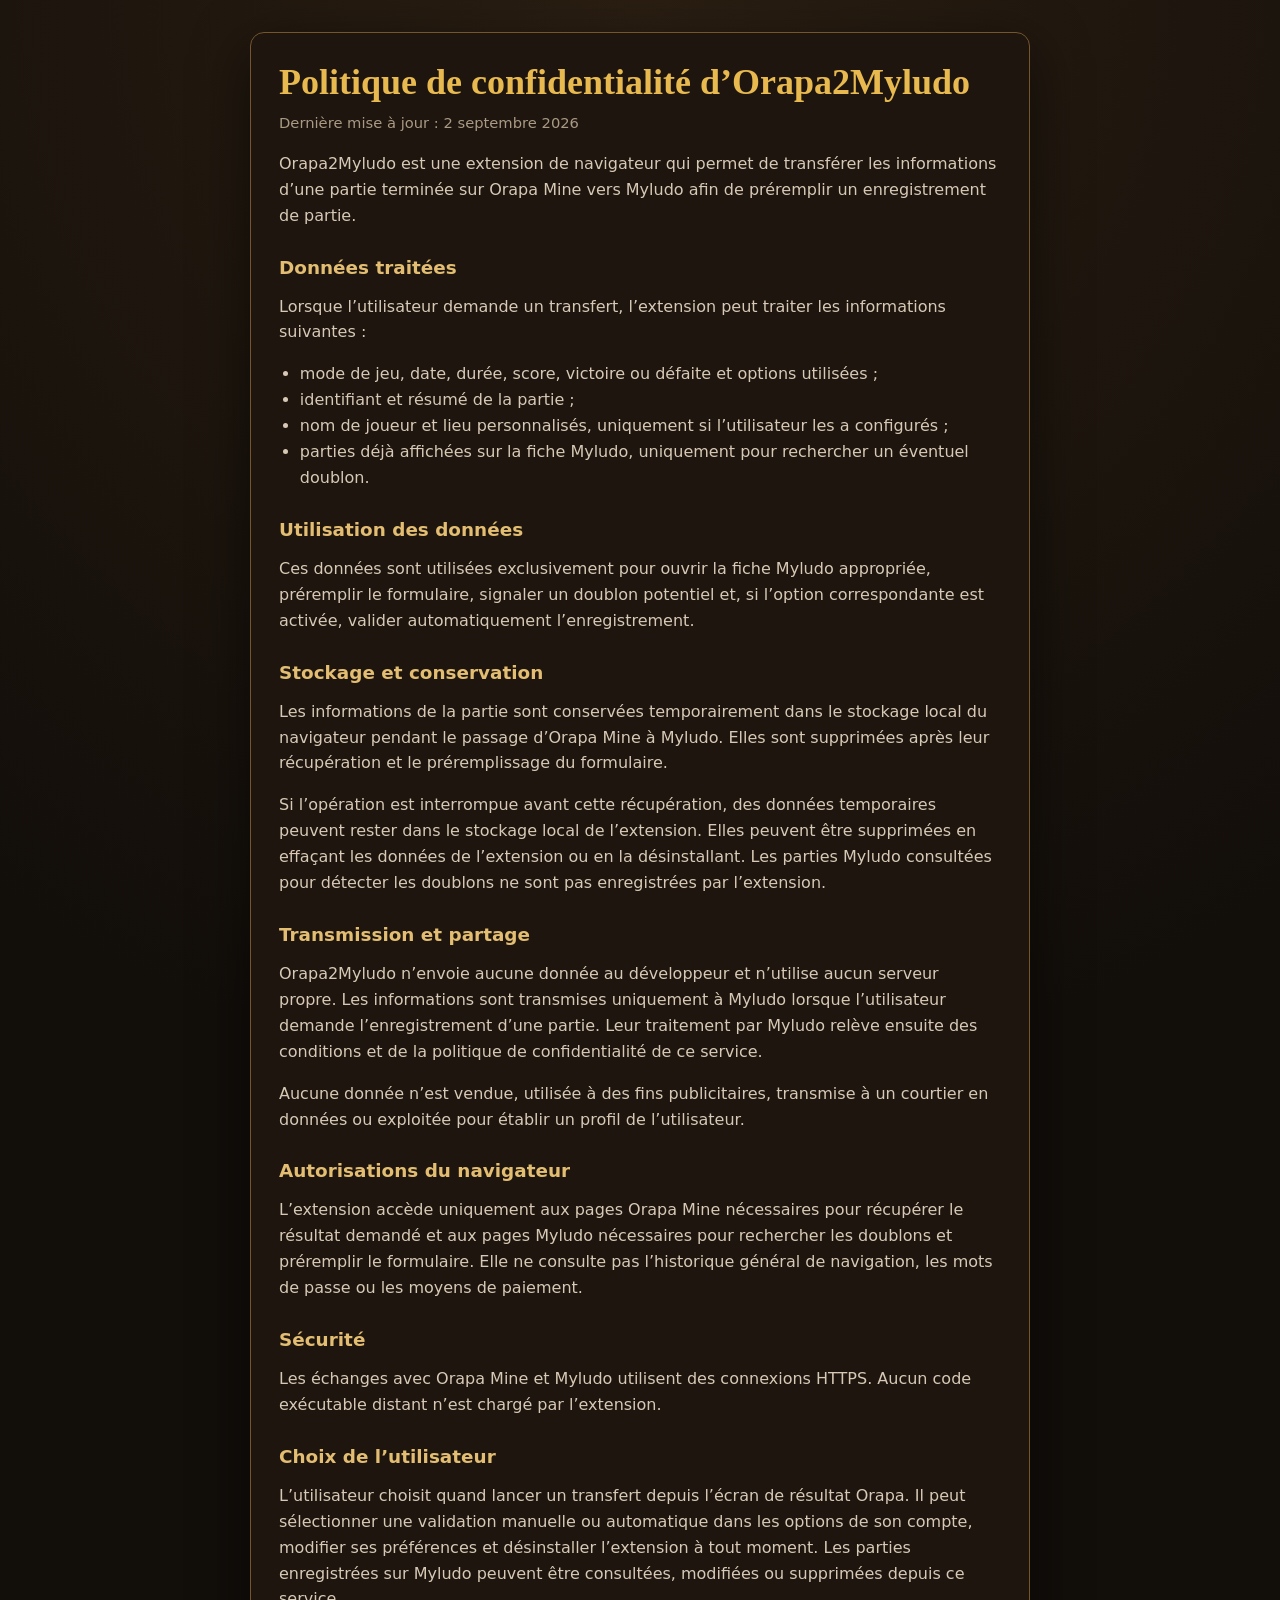
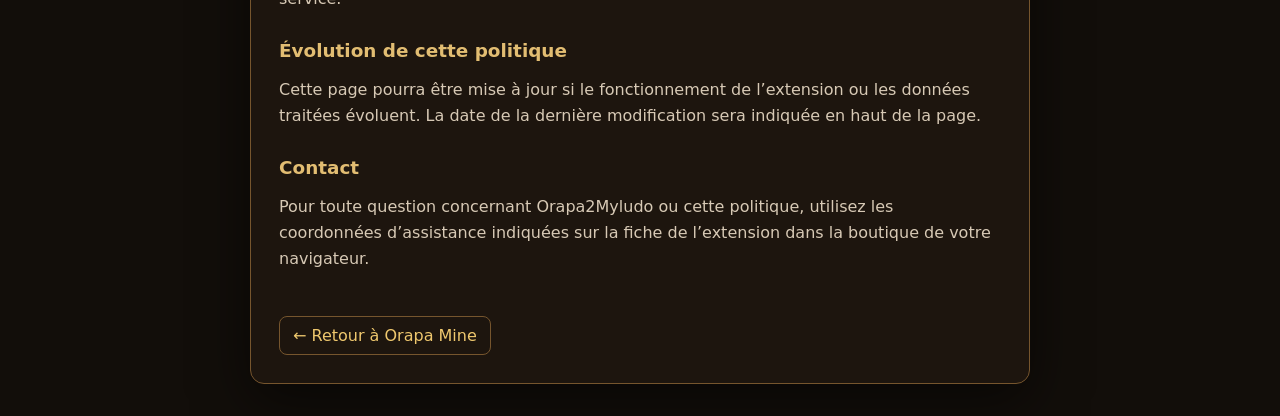
<file: confidentialite-orapa2myludo.html>
<!doctype html>
<html lang="fr">
<head>
  <meta charset="utf-8">
  <meta name="viewport" content="width=device-width,initial-scale=1">
  <meta name="color-scheme" content="dark">
  <title>Politique de confidentialité — Orapa2Myludo</title>
  <style>
    :root{
      color-scheme:dark;
      font-family:system-ui,-apple-system,"Segoe UI",sans-serif;
      color:#efe6d6;
      background:#120e0a;
    }
    *{box-sizing:border-box}
    body{margin:0;padding:32px 18px;background:radial-gradient(circle at top,#2a1e12 0,#120e0a 52%)}
    main{width:min(780px,100%);margin:auto;padding:28px;border:1px solid #76552d;border-radius:14px;background:#1d150e;box-shadow:0 18px 55px #0008}
    h1{margin:0 0 8px;color:#e8b94e;font-family:Georgia,serif;font-size:clamp(1.65rem,5vw,2.25rem)}
    h2{margin:28px 0 8px;color:#e2bd72;font-size:1.15rem}
    p,li{line-height:1.62;color:#d7c9b5}
    ul{padding-left:1.3rem}
    a{color:#efc86e}
    .updated{margin:0;color:#aa9a84;font-size:.92rem}
    .back{display:inline-block;margin-top:28px;padding:9px 13px;border:1px solid #76552d;border-radius:8px;text-decoration:none}
  </style>
</head>
<body>
  <main>
    <h1>Politique de confidentialité d’Orapa2Myludo</h1>
    <p class="updated">Dernière mise à jour : 2 septembre 2026</p>

    <p>Orapa2Myludo est une extension de navigateur qui permet de transférer les informations d’une partie terminée sur Orapa Mine vers Myludo afin de préremplir un enregistrement de partie.</p>

    <h2>Données traitées</h2>
    <p>Lorsque l’utilisateur demande un transfert, l’extension peut traiter les informations suivantes :</p>
    <ul>
      <li>mode de jeu, date, durée, score, victoire ou défaite et options utilisées ;</li>
      <li>identifiant et résumé de la partie ;</li>
      <li>nom de joueur et lieu personnalisés, uniquement si l’utilisateur les a configurés ;</li>
      <li>parties déjà affichées sur la fiche Myludo, uniquement pour rechercher un éventuel doublon.</li>
    </ul>

    <h2>Utilisation des données</h2>
    <p>Ces données sont utilisées exclusivement pour ouvrir la fiche Myludo appropriée, préremplir le formulaire, signaler un doublon potentiel et, si l’option correspondante est activée, valider automatiquement l’enregistrement.</p>

    <h2>Stockage et conservation</h2>
    <p>Les informations de la partie sont conservées temporairement dans le stockage local du navigateur pendant le passage d’Orapa Mine à Myludo. Elles sont supprimées après leur récupération et le préremplissage du formulaire.</p>
    <p>Si l’opération est interrompue avant cette récupération, des données temporaires peuvent rester dans le stockage local de l’extension. Elles peuvent être supprimées en effaçant les données de l’extension ou en la désinstallant. Les parties Myludo consultées pour détecter les doublons ne sont pas enregistrées par l’extension.</p>

    <h2>Transmission et partage</h2>
    <p>Orapa2Myludo n’envoie aucune donnée au développeur et n’utilise aucun serveur propre. Les informations sont transmises uniquement à Myludo lorsque l’utilisateur demande l’enregistrement d’une partie. Leur traitement par Myludo relève ensuite des conditions et de la politique de confidentialité de ce service.</p>
    <p>Aucune donnée n’est vendue, utilisée à des fins publicitaires, transmise à un courtier en données ou exploitée pour établir un profil de l’utilisateur.</p>

    <h2>Autorisations du navigateur</h2>
    <p>L’extension accède uniquement aux pages Orapa Mine nécessaires pour récupérer le résultat demandé et aux pages Myludo nécessaires pour rechercher les doublons et préremplir le formulaire. Elle ne consulte pas l’historique général de navigation, les mots de passe ou les moyens de paiement.</p>

    <h2>Sécurité</h2>
    <p>Les échanges avec Orapa Mine et Myludo utilisent des connexions HTTPS. Aucun code exécutable distant n’est chargé par l’extension.</p>

    <h2>Choix de l’utilisateur</h2>
    <p>L’utilisateur choisit quand lancer un transfert depuis l’écran de résultat Orapa. Il peut sélectionner une validation manuelle ou automatique dans les options de son compte, modifier ses préférences et désinstaller l’extension à tout moment. Les parties enregistrées sur Myludo peuvent être consultées, modifiées ou supprimées depuis ce service.</p>

    <h2>Évolution de cette politique</h2>
    <p>Cette page pourra être mise à jour si le fonctionnement de l’extension ou les données traitées évoluent. La date de la dernière modification sera indiquée en haut de la page.</p>

    <h2>Contact</h2>
    <p>Pour toute question concernant Orapa2Myludo ou cette politique, utilisez les coordonnées d’assistance indiquées sur la fiche de l’extension dans la boutique de votre navigateur.</p>

    <a class="back" href="./">← Retour à Orapa Mine</a>
  </main>
</body>
</html>
</file>
